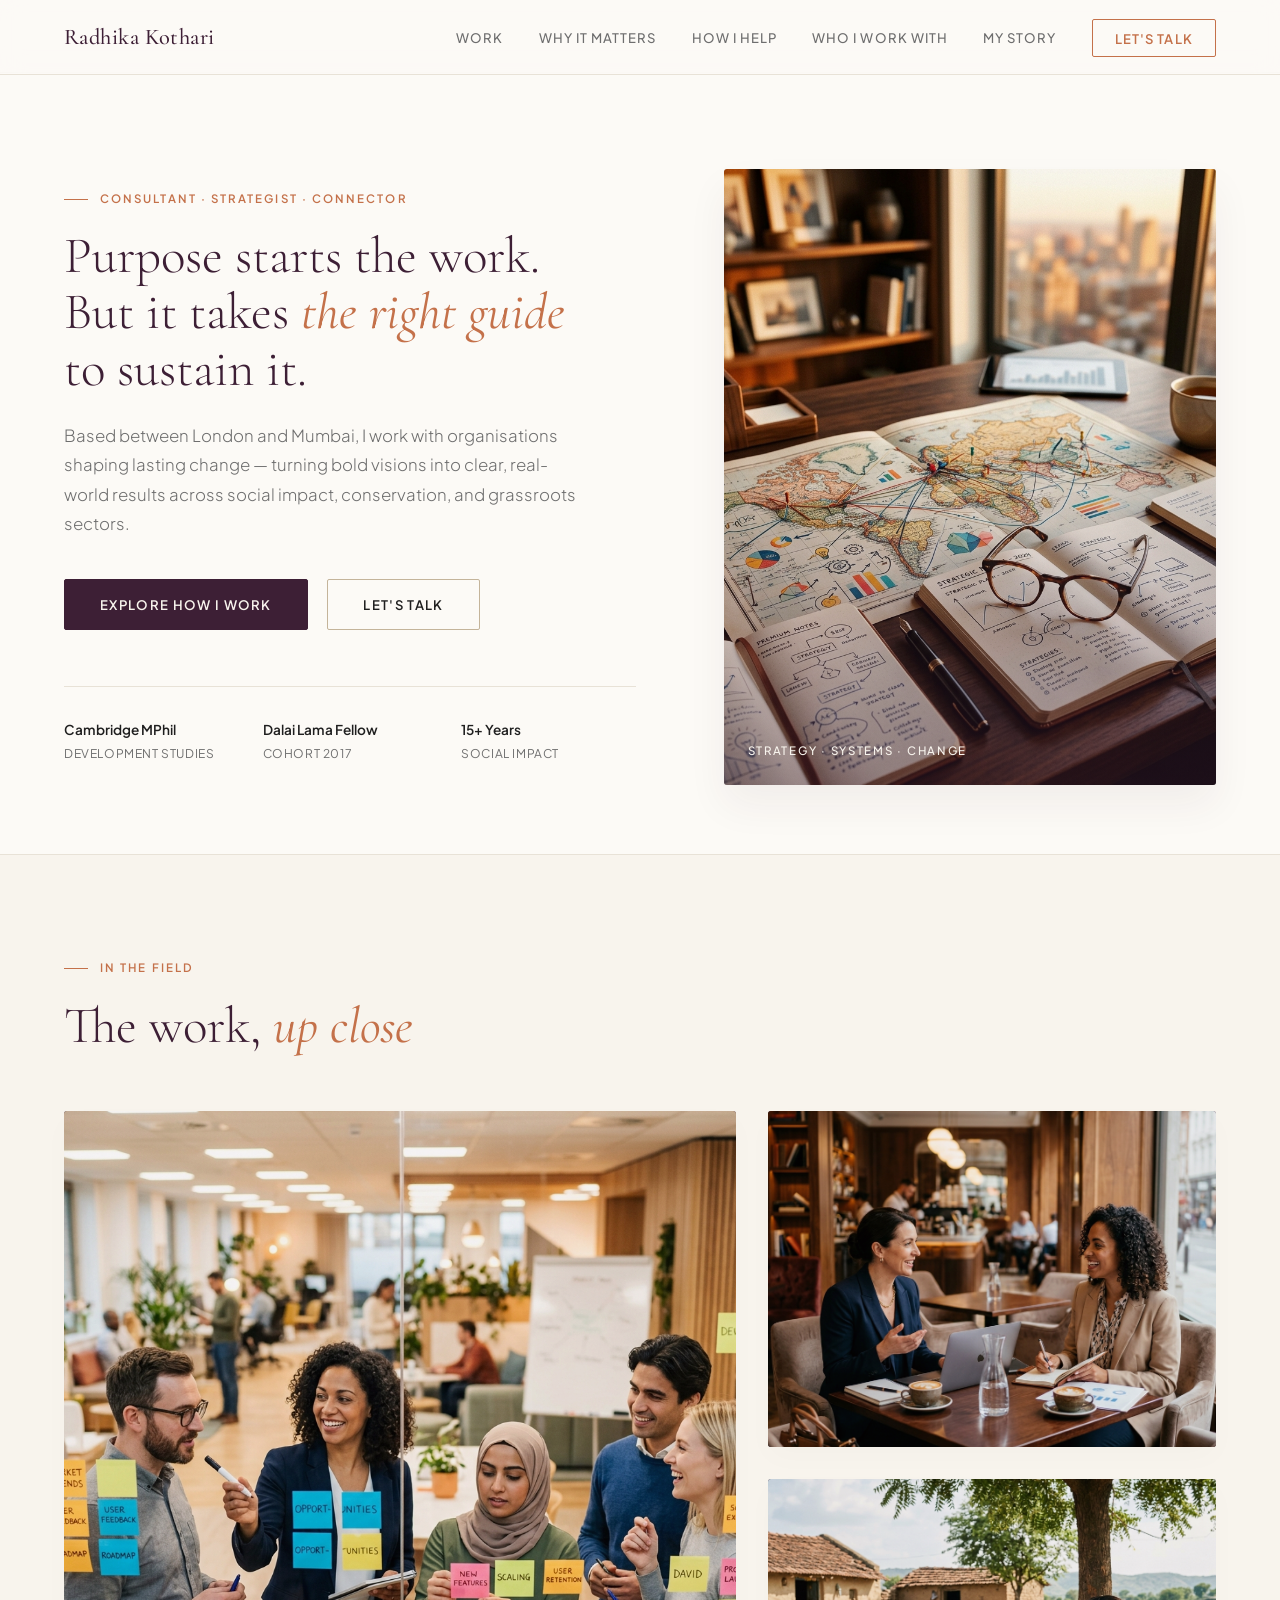
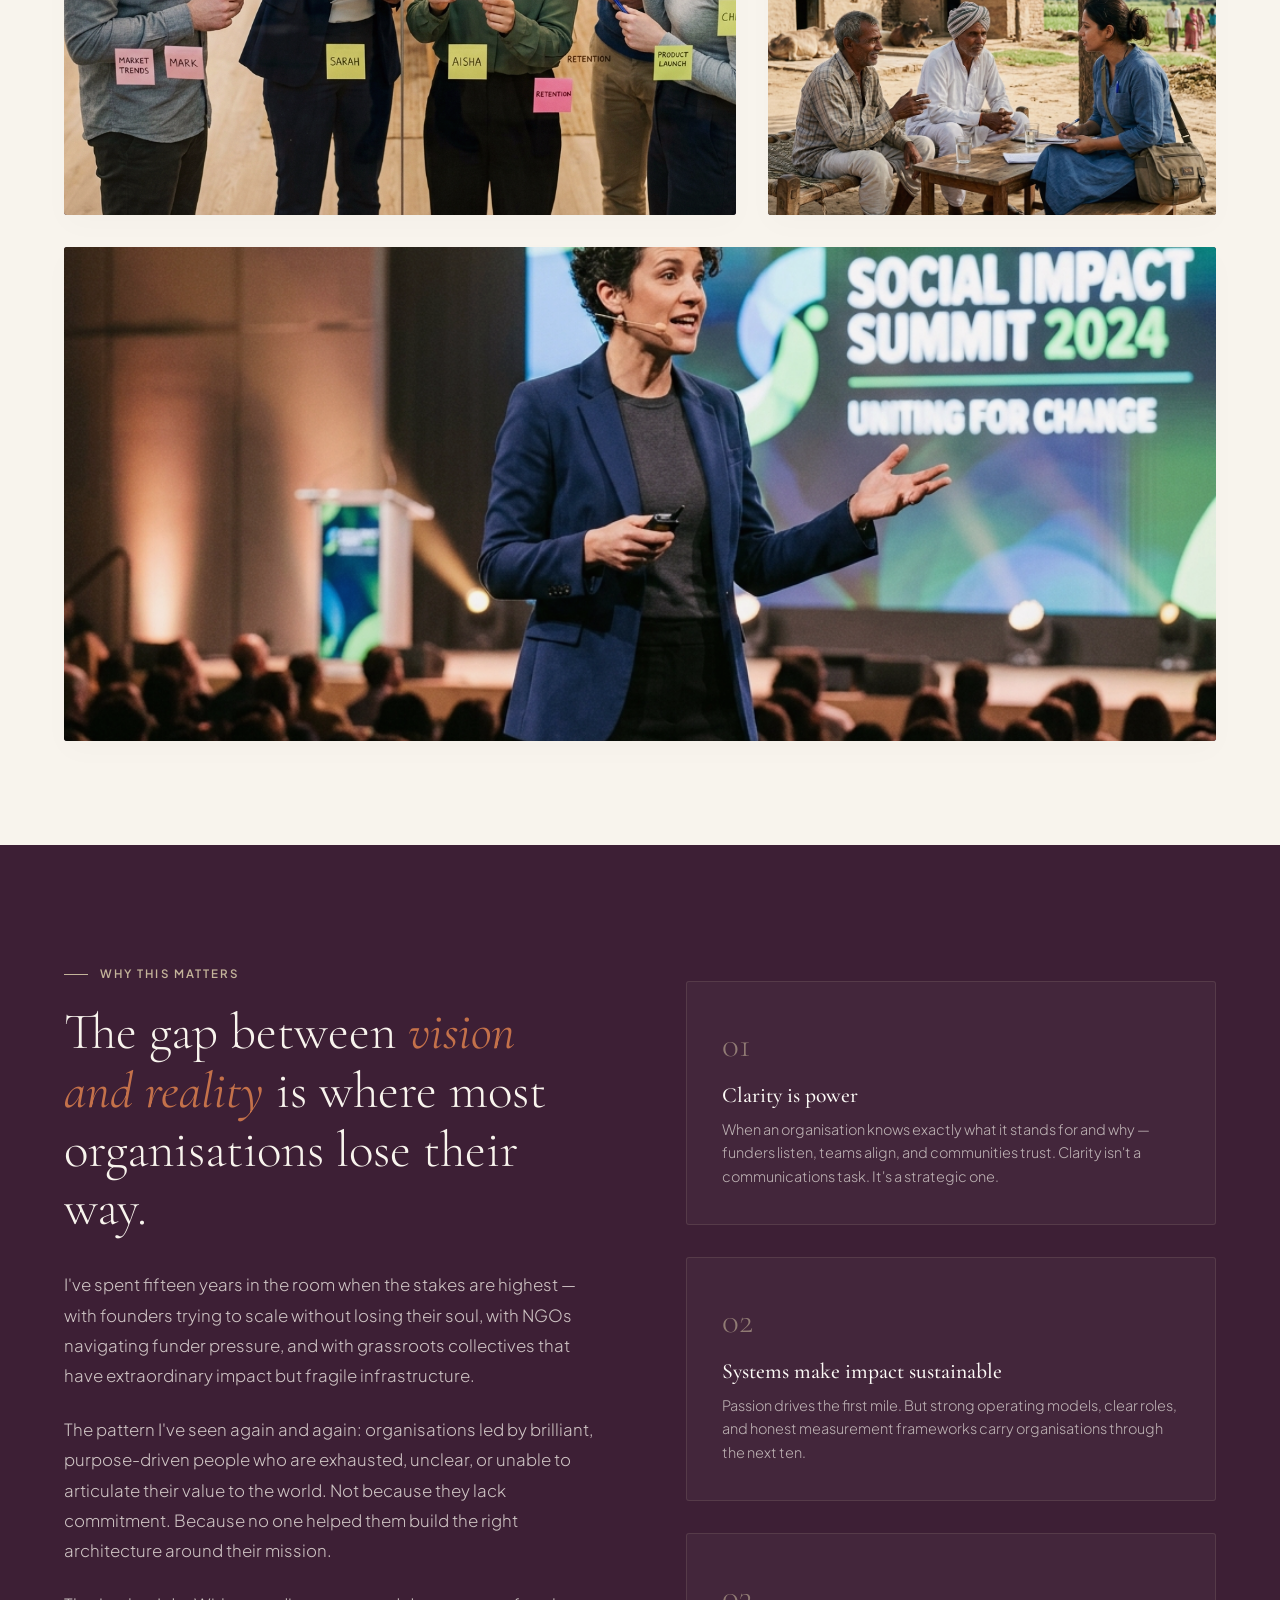
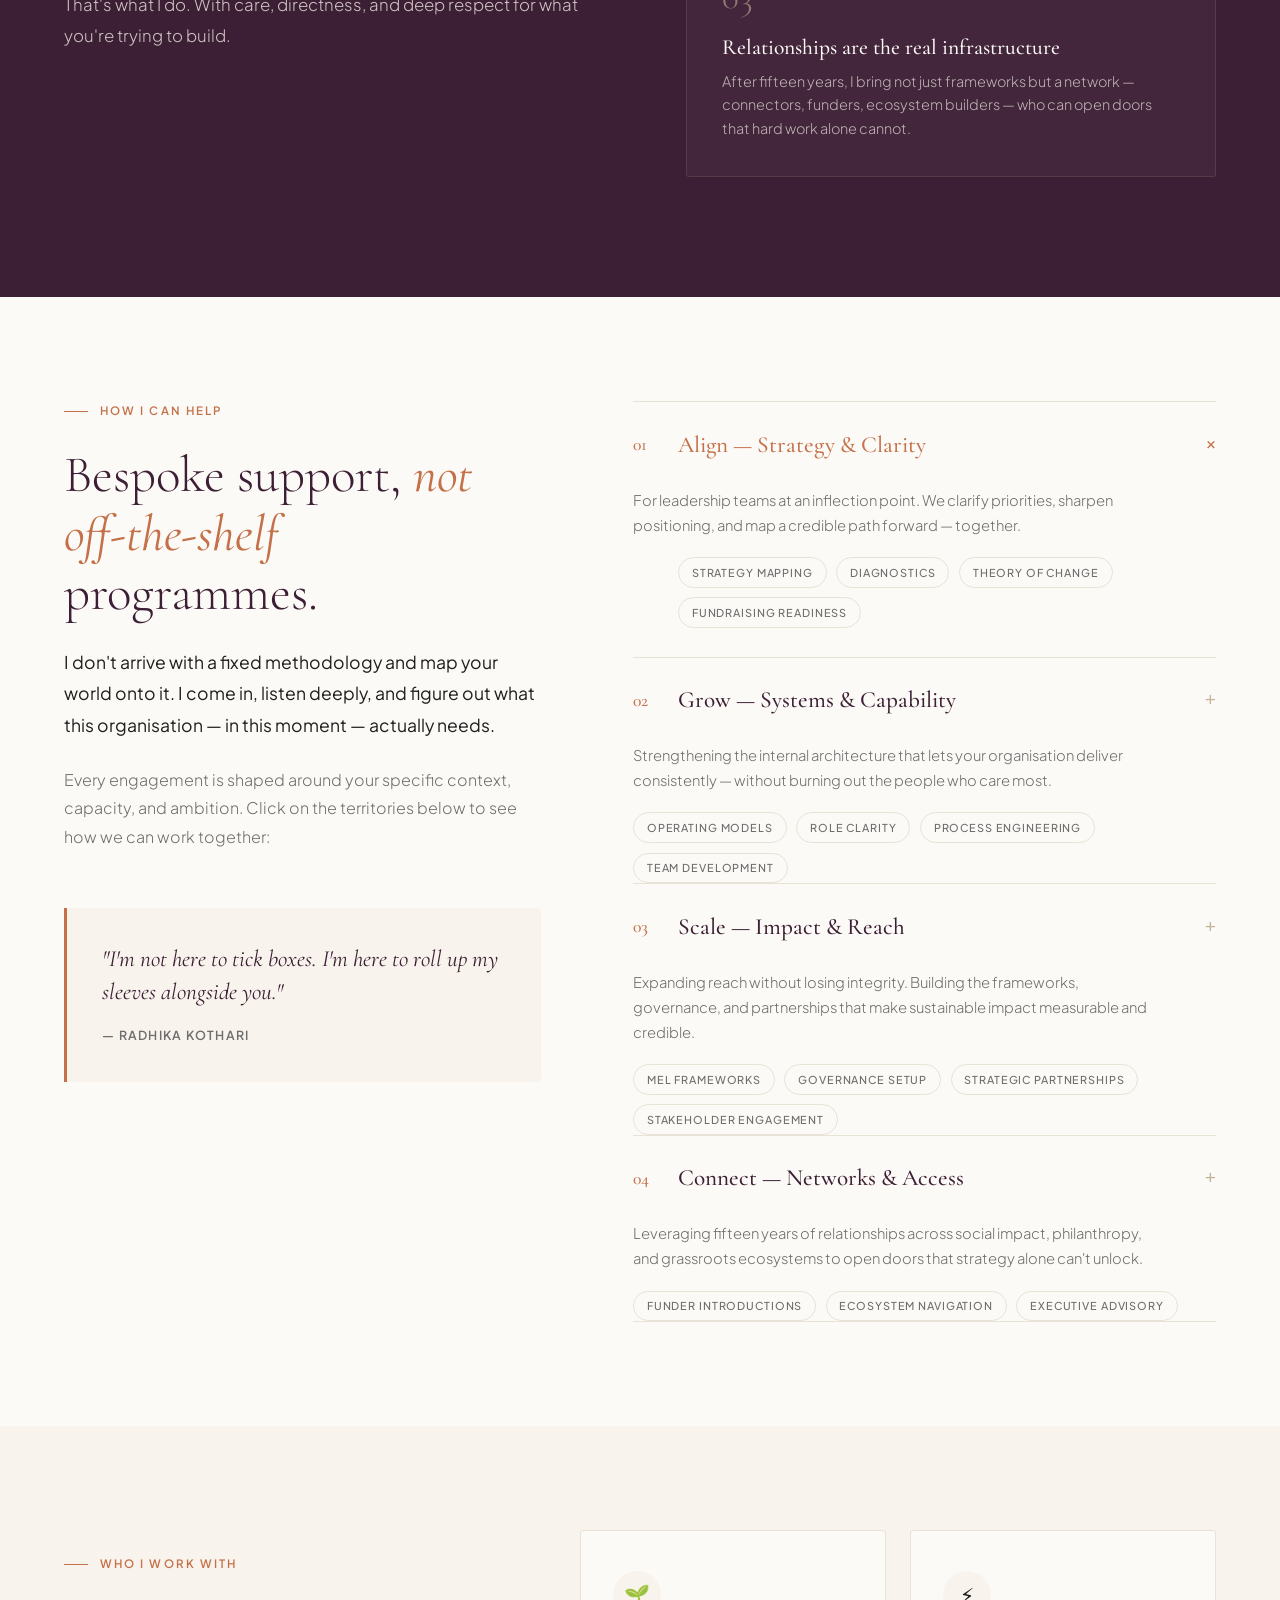
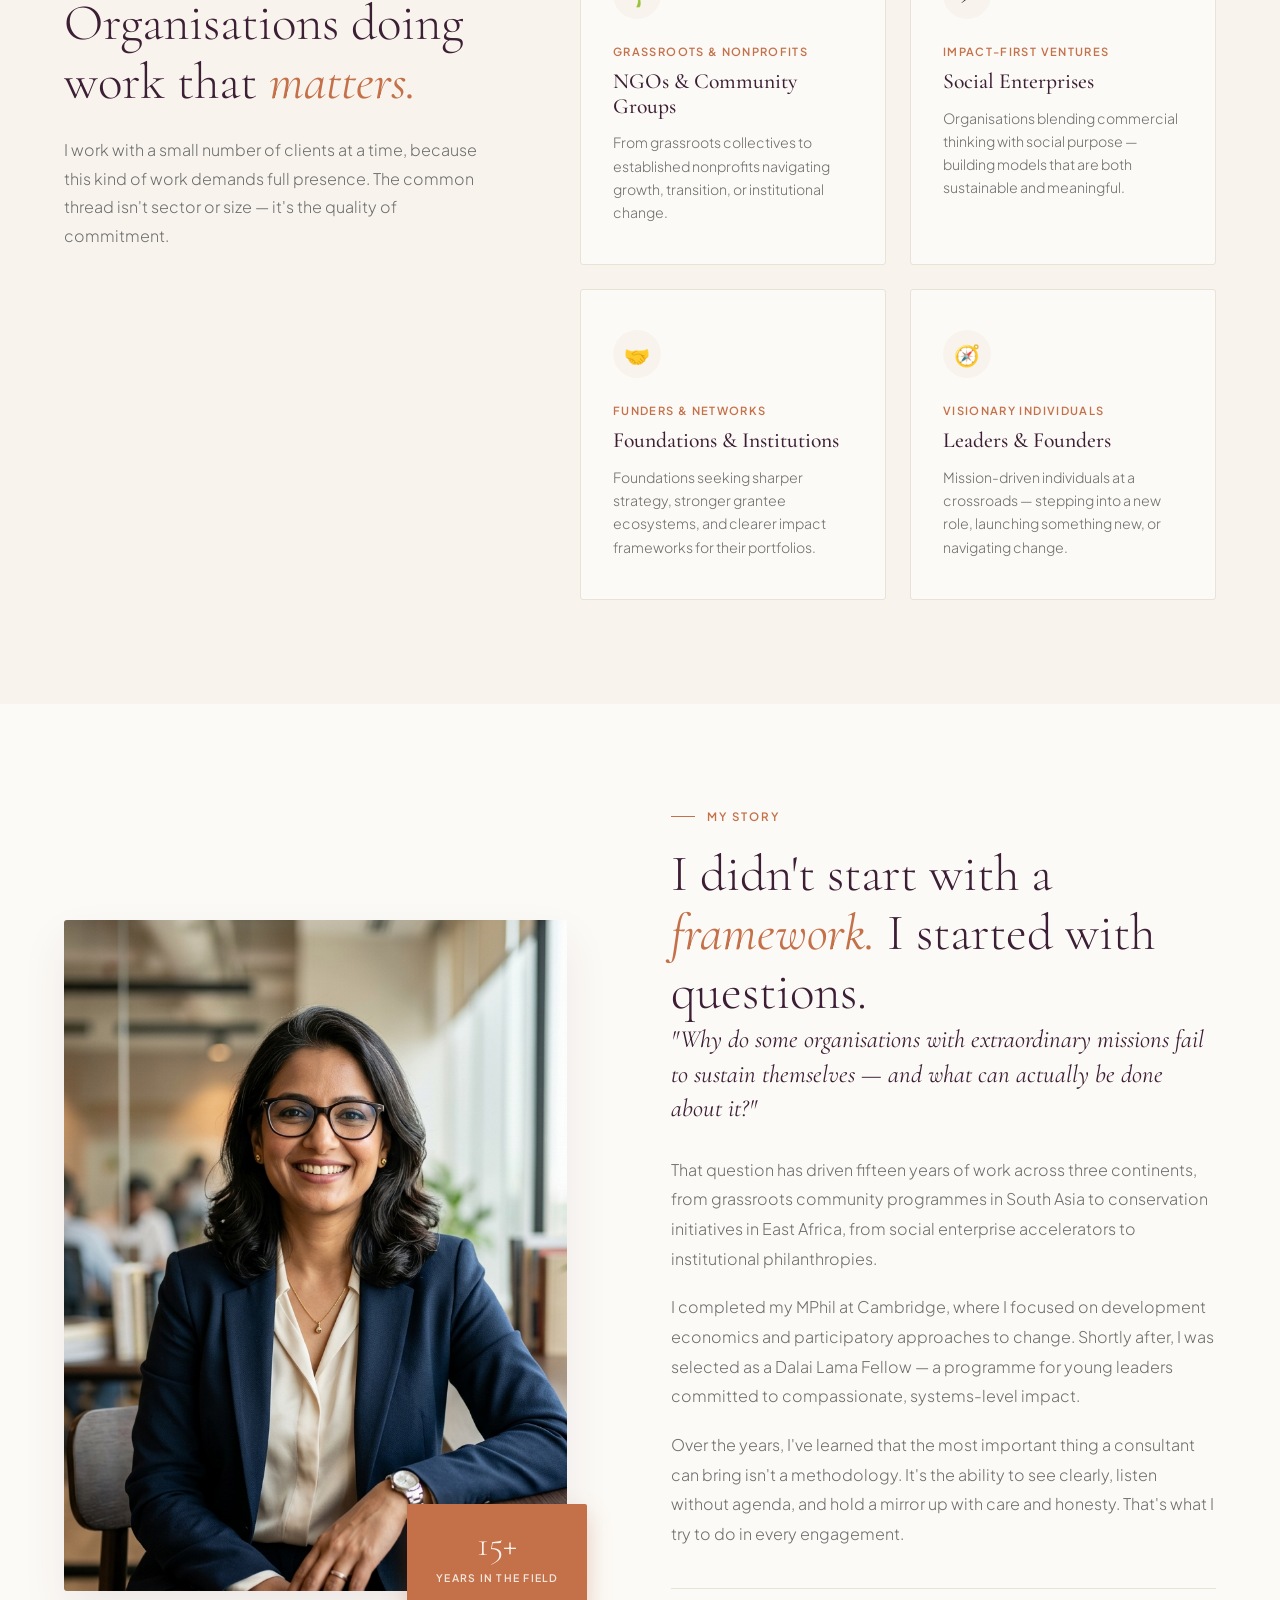
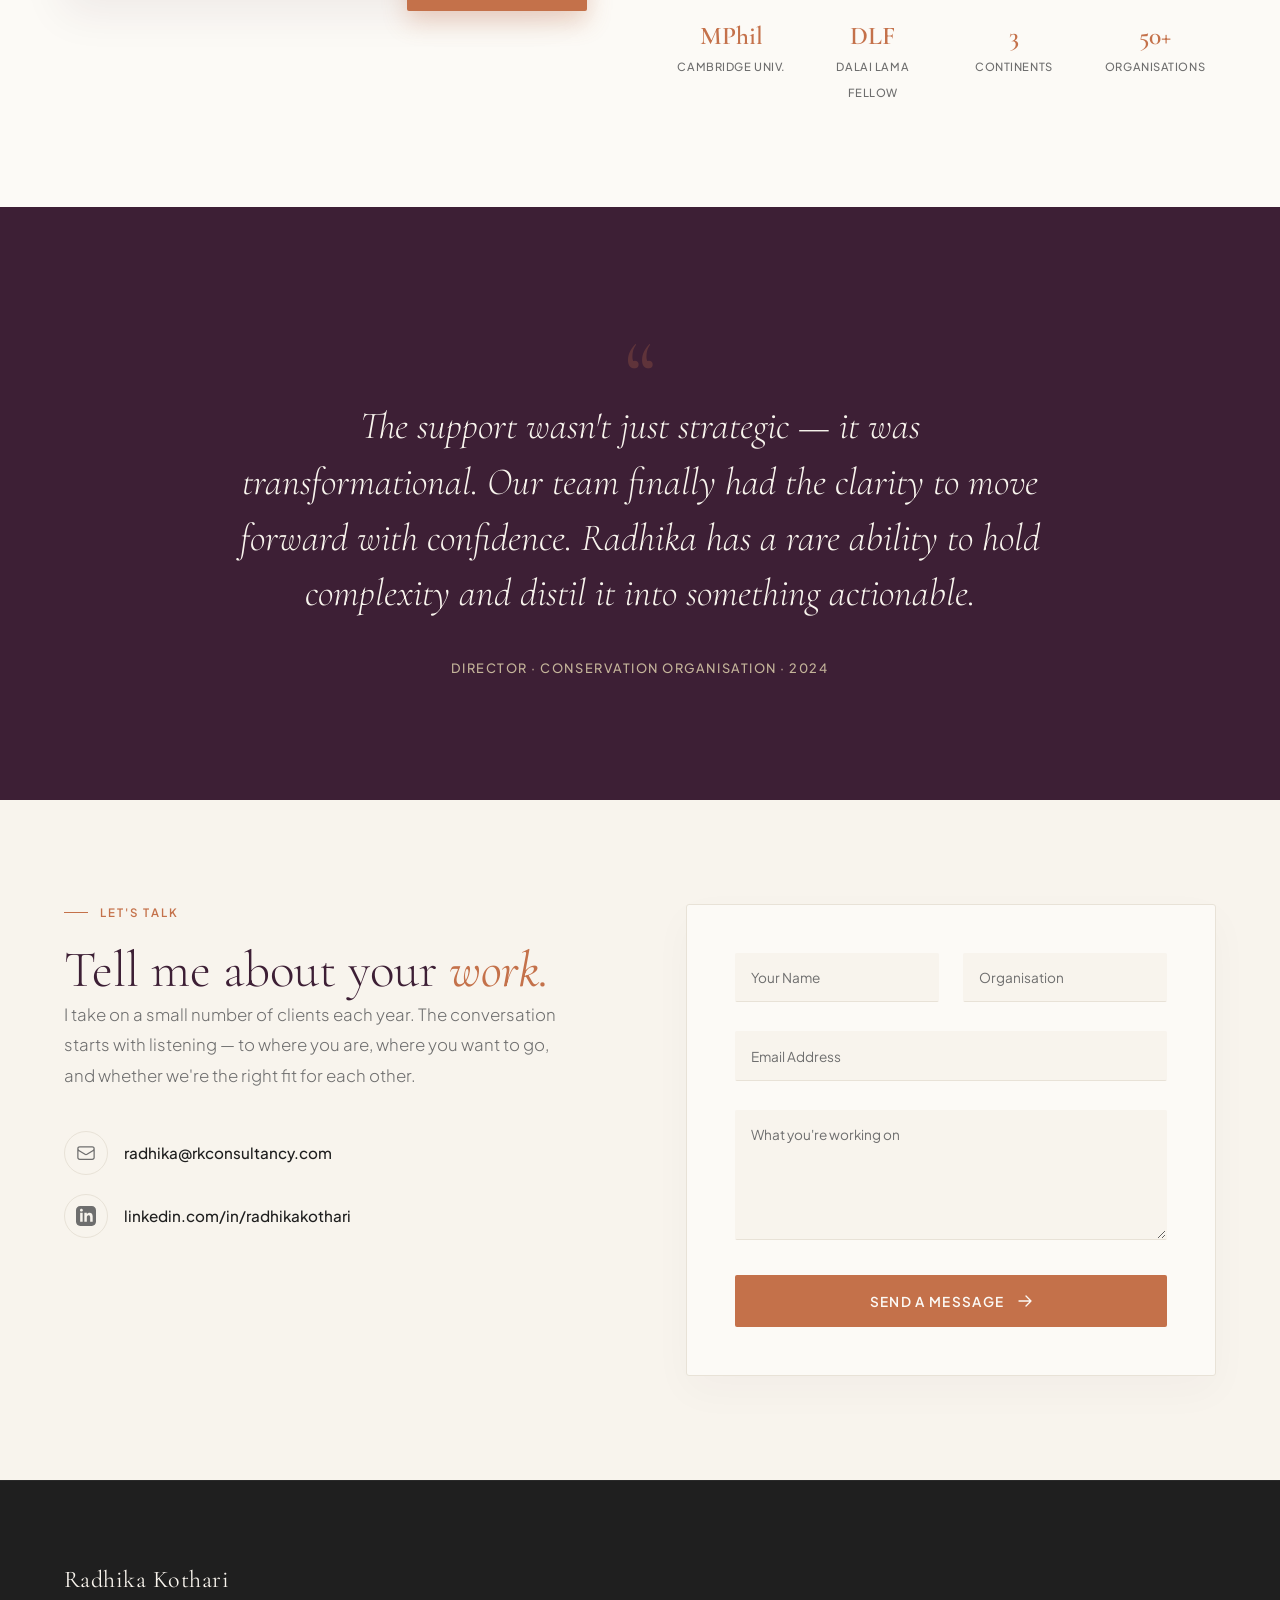
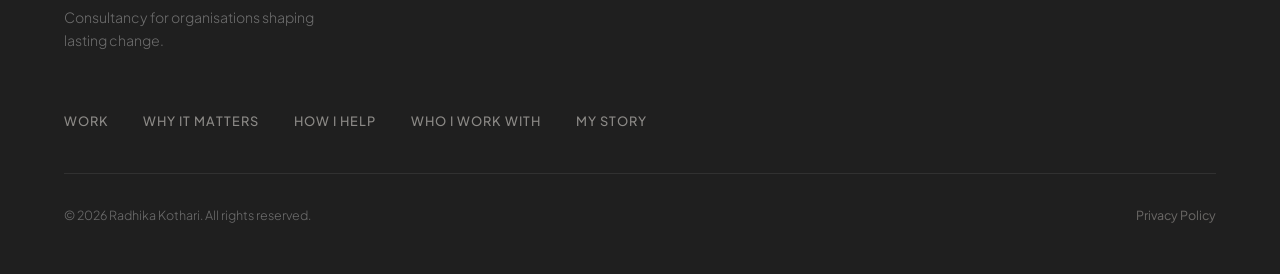
<file: index.html>
<!DOCTYPE html>
<html lang="en">
<head>
  <meta charset="UTF-8">
  <meta name="viewport" content="width=device-width, initial-scale=1.0">
  <title>Radhika Kothari — Consultant & Strategist</title>
  <meta name="description" content="Radhika Kothari is a consultant, strategist and connector with 15+ years working at the intersection of social impact, systems change and grassroots leadership.">

  <!-- Open Graph -->
  <meta property="og:type" content="website">
  <meta property="og:url" content="https://radhikakothari.com/">
  <meta property="og:title" content="Radhika Kothari — Consultant & Strategist">
  <meta property="og:description" content="Purpose starts the work. The right guide sustains it. Strategic consultancy for organisations shaping lasting change.">
  <meta property="og:image" content="assets/hero.png">
  <meta property="og:image:width" content="1200">
  <meta property="og:image:height" content="630">
  <meta property="og:site_name" content="Radhika Kothari">
  <meta property="og:locale" content="en_GB">

  <!-- Twitter Card -->
  <meta name="twitter:card" content="summary_large_image">
  <meta name="twitter:url" content="https://radhikakothari.com/">
  <meta name="twitter:title" content="Radhika Kothari — Consultant & Strategist">
  <meta name="twitter:description" content="Purpose starts the work. The right guide sustains it. Strategic consultancy for organisations shaping lasting change.">
  <meta name="twitter:image" content="assets/hero.png">

  <!-- Favicon -->
  <link rel="icon" href="data:image/svg+xml,<svg xmlns='http://www.w3.org/2000/svg' viewBox='0 0 80 80'><rect width='80' height='80' rx='18' fill='%233D1F35'/><text x='40' y='52' text-anchor='middle' font-family='Georgia,serif' font-size='32' fill='%23C4714A' letter-spacing='-1'>RK</text></svg>">
  <link rel="apple-touch-icon" href="data:image/svg+xml,<svg xmlns='http://www.w3.org/2000/svg' viewBox='0 0 80 80'><rect width='80' height='80' rx='18' fill='%233D1F35'/><text x='40' y='52' text-anchor='middle' font-family='Georgia,serif' font-size='32' fill='%23C4714A' letter-spacing='-1'>RK</text></svg>">
  
  <!-- Fonts -->
  <link rel="preconnect" href="https://fonts.googleapis.com">
  <link rel="preconnect" href="https://fonts.gstatic.com" crossorigin>
  <link href="https://fonts.googleapis.com/css2?family=Cormorant+Garamond:ital,wght@0,300;0,400;0,500;0,600;0,700;1,300;1,400;1,500&family=Plus+Jakarta+Sans:wght@300;400;500;600;700&display=swap" rel="stylesheet">
  
  <!-- Stylesheets -->
  <link rel="stylesheet" href="styles.css">
</head>
<body>

  <!-- Navigation -->
  <nav id="navbar">
    <div class="nav-container">
      <a href="#" class="nav-logo">
        <span class="logo-text">Radhika Kothari</span>
      </a>
      <ul class="nav-links">
        <li><a href="#work" class="nav-item">Work</a></li>
        <li><a href="#why" class="nav-item">Why It Matters</a></li>
        <li><a href="#how" class="nav-item">How I Help</a></li>
        <li><a href="#who" class="nav-item">Who I Work With</a></li>
        <li><a href="#story" class="nav-item">My Story</a></li>
        <li><a href="#contact" class="nav-cta">Let's Talk</a></li>
      </ul>
      <button class="menu-toggle" aria-label="Toggle menu" aria-expanded="false" id="menuToggle">
        <span></span>
        <span></span>
        <span></span>
      </button>
    </div>
  </nav>

  <!-- Mobile Dropdown Menu -->
  <div class="mobile-nav" id="mobileMenu">
    <a href="#work" class="mobile-item">Work</a>
    <a href="#why" class="mobile-item">Why It Matters</a>
    <a href="#how" class="mobile-item">How I Help</a>
    <a href="#who" class="mobile-item">Who I Work With</a>
    <a href="#story" class="mobile-item">My Story</a>
    <a href="#contact" class="mobile-item mobile-cta">Let's Talk</a>
  </div>

  <!-- Hero Section -->
  <header class="hero-section">
    <div class="hero-container">
      <div class="hero-content scroll-reveal">
        <p class="section-eyebrow">Consultant · Strategist · Connector</p>
        <h1 class="hero-title">
          Purpose starts the work.<br>
          But it takes <span>the right guide</span><br>
          to sustain it.
        </h1>
        <p class="hero-description">
          Based between London and Mumbai, I work with organisations shaping lasting change — turning bold visions into clear, real-world results across social impact, conservation, and grassroots sectors.
        </p>
        <div class="hero-actions">
          <a href="#how" class="btn btn-primary">Explore How I Work</a>
          <a href="#contact" class="btn btn-secondary">Let's Talk</a>
        </div>
        <div class="hero-credentials">
          <div class="cred-badge">
            <span class="cred-title">Cambridge MPhil</span>
            <span class="cred-desc">Development Studies</span>
          </div>
          <div class="cred-badge">
            <span class="cred-title">Dalai Lama Fellow</span>
            <span class="cred-desc">Cohort 2017</span>
          </div>
          <div class="cred-badge">
            <span class="cred-title">15+ Years</span>
            <span class="cred-desc">Social Impact</span>
          </div>
        </div>
      </div>
      <div class="hero-media scroll-reveal">
        <div class="hero-image-wrapper">
          <img src="assets/hero.png" alt="Strategic consulting notebook and maps" class="hero-img">
          <div class="hero-image-overlay"></div>
          <div class="hero-image-caption">Strategy · Systems · Change</div>
        </div>
      </div>
    </div>
  </header>

  <!-- Work Section -->
  <section id="work" class="work-section">
    <div class="container">
      <div class="section-header scroll-reveal">
        <p class="section-eyebrow">In the Field</p>
        <h2 class="section-title">The work, <em>up close</em></h2>
      </div>
      <div class="gallery-grid">
        <!-- Item 1 -->
        <div class="gallery-item item-wide scroll-reveal">
          <img src="assets/workshop.png" alt="Facilitating strategy workshops with teams" class="gallery-img">
          <div class="gallery-overlay">
            <div class="overlay-content">
              <h3>Workshop Facilitation</h3>
              <p>Designing and running collaborative alignment sessions for leadership teams.</p>
            </div>
          </div>
        </div>
        <!-- Item 2 -->
        <div class="gallery-item scroll-reveal">
          <img src="assets/consultation.png" alt="Deep-dive consultations and advisory sessions" class="gallery-img">
          <div class="gallery-overlay">
            <div class="overlay-content">
              <h3>Strategy Advisory</h3>
              <p>One-on-one advisory and structural mapping with founders.</p>
            </div>
          </div>
        </div>
        <!-- Item 3 -->
        <div class="gallery-item scroll-reveal">
          <img src="assets/fieldwork.png" alt="Field research and community conversations" class="gallery-img">
          <div class="gallery-overlay">
            <div class="overlay-content">
              <h3>Grassroots Fieldwork</h3>
              <p>Conducting participatory research and visiting remote project sites.</p>
            </div>
          </div>
        </div>
        <!-- Item 4 -->
        <div class="gallery-item item-wide scroll-reveal">
          <img src="assets/speaking.png" alt="Speaking at social impact conferences" class="gallery-img">
          <div class="gallery-overlay">
            <div class="overlay-content">
              <h3>Public Speaking</h3>
              <p>Presenting strategies and insights at global impact summits.</p>
            </div>
          </div>
        </div>
      </div>
    </div>
  </section>

  <!-- Why Section -->
  <section id="why" class="why-section">
    <div class="why-container">
      <div class="why-left scroll-reveal">
        <p class="section-eyebrow">Why This Matters</p>
        <h2 class="section-title">The gap between <em>vision and reality</em> is where most organisations lose their way.</h2>
        <div class="why-text">
          <p>I've spent fifteen years in the room when the stakes are highest — with founders trying to scale without losing their soul, with NGOs navigating funder pressure, and with grassroots collectives that have extraordinary impact but fragile infrastructure.</p>
          <p>The pattern I've seen again and again: organisations led by brilliant, purpose-driven people who are exhausted, unclear, or unable to articulate their value to the world. Not because they lack commitment. Because no one helped them build the right architecture around their mission.</p>
          <p>That's what I do. With care, directness, and deep respect for what you're trying to build.</p>
        </div>
      </div>
      <div class="why-right scroll-reveal">
        <div class="why-card">
          <span class="card-num">01</span>
          <h3 class="card-title">Clarity is power</h3>
          <p class="card-description">When an organisation knows exactly what it stands for and why — funders listen, teams align, and communities trust. Clarity isn't a communications task. It's a strategic one.</p>
        </div>
        <div class="why-card">
          <span class="card-num">02</span>
          <h3 class="card-title">Systems make impact sustainable</h3>
          <p class="card-description">Passion drives the first mile. But strong operating models, clear roles, and honest measurement frameworks carry organisations through the next ten.</p>
        </div>
        <div class="why-card">
          <span class="card-num">03</span>
          <h3 class="card-title">Relationships are the real infrastructure</h3>
          <p class="card-description">After fifteen years, I bring not just frameworks but a network — connectors, funders, ecosystem builders — who can open doors that hard work alone cannot.</p>
        </div>
      </div>
    </div>
  </section>

  <!-- How I Help Section -->
  <section id="how" class="how-section">
    <div class="container">
      <div class="how-layout">
        <div class="how-intro scroll-reveal">
          <p class="section-eyebrow">How I Can Help</p>
          <h2 class="section-title">Bespoke support, <em>not off-the-shelf</em> programmes.</h2>
          <p class="how-lead">I don't arrive with a fixed methodology and map your world onto it. I come in, listen deeply, and figure out what this organisation — in this moment — actually needs.</p>
          <p>Every engagement is shaped around your specific context, capacity, and ambition. Click on the territories below to see how we can work together:</p>
          <div class="how-quote">
            <blockquote>"I'm not here to tick boxes. I'm here to roll up my sleeves alongside you."</blockquote>
            <cite>— Radhika Kothari</cite>
          </div>
        </div>

        <div class="how-interactive scroll-reveal">
          <div class="accordion-list">
            <!-- Service 1 -->
            <div class="accordion-item active" data-index="0">
              <button class="accordion-header">
                <span class="acc-num">01</span>
                <span class="acc-title">Align — Strategy & Clarity</span>
                <span class="acc-icon">+</span>
              </button>
              <div class="accordion-content">
                <p>For leadership teams at an inflection point. We clarify priorities, sharpen positioning, and map a credible path forward — together.</p>
                <div class="service-tags">
                  <span class="tag">Strategy Mapping</span>
                  <span class="tag">Diagnostics</span>
                  <span class="tag">Theory of Change</span>
                  <span class="tag">Fundraising Readiness</span>
                </div>
              </div>
            </div>

            <!-- Service 2 -->
            <div class="accordion-item" data-index="1">
              <button class="accordion-header">
                <span class="acc-num">02</span>
                <span class="acc-title">Grow — Systems & Capability</span>
                <span class="acc-icon">+</span>
              </button>
              <div class="accordion-content">
                <p>Strengthening the internal architecture that lets your organisation deliver consistently — without burning out the people who care most.</p>
                <div class="service-tags">
                  <span class="tag">Operating Models</span>
                  <span class="tag">Role Clarity</span>
                  <span class="tag">Process Engineering</span>
                  <span class="tag">Team Development</span>
                </div>
              </div>
            </div>

            <!-- Service 3 -->
            <div class="accordion-item" data-index="2">
              <button class="accordion-header">
                <span class="acc-num">03</span>
                <span class="acc-title">Scale — Impact & Reach</span>
                <span class="acc-icon">+</span>
              </button>
              <div class="accordion-content">
                <p>Expanding reach without losing integrity. Building the frameworks, governance, and partnerships that make sustainable impact measurable and credible.</p>
                <div class="service-tags">
                  <span class="tag">MEL Frameworks</span>
                  <span class="tag">Governance Setup</span>
                  <span class="tag">Strategic Partnerships</span>
                  <span class="tag">Stakeholder Engagement</span>
                </div>
              </div>
            </div>

            <!-- Service 4 -->
            <div class="accordion-item" data-index="3">
              <button class="accordion-header">
                <span class="acc-num">04</span>
                <span class="acc-title">Connect — Networks & Access</span>
                <span class="acc-icon">+</span>
              </button>
              <div class="accordion-content">
                <p>Leveraging fifteen years of relationships across social impact, philanthropy, and grassroots ecosystems to open doors that strategy alone can't unlock.</p>
                <div class="service-tags">
                  <span class="tag">Funder Introductions</span>
                  <span class="tag">Ecosystem Navigation</span>
                  <span class="tag">Executive Advisory</span>
                </div>
              </div>
            </div>
          </div>
        </div>
      </div>
    </div>
  </section>

  <!-- Who I Work With Section -->
  <section id="who" class="who-section">
    <div class="container">
      <div class="who-layout">
        <div class="who-intro scroll-reveal">
          <p class="section-eyebrow">Who I Work With</p>
          <h2 class="section-title">Organisations doing work that <em>matters.</em></h2>
          <p>I work with a small number of clients at a time, because this kind of work demands full presence. The common thread isn't sector or size — it's the quality of commitment.</p>
        </div>
        <div class="who-cards scroll-reveal">
          <!-- Card 1 -->
          <div class="who-card">
            <div class="who-icon-wrapper">
              <span class="who-icon">🌱</span>
            </div>
            <span class="who-category">Grassroots & Nonprofits</span>
            <h3>NGOs & Community Groups</h3>
            <p>From grassroots collectives to established nonprofits navigating growth, transition, or institutional change.</p>
          </div>
          <!-- Card 2 -->
          <div class="who-card">
            <div class="who-icon-wrapper">
              <span class="who-icon">⚡</span>
            </div>
            <span class="who-category">Impact-First Ventures</span>
            <h3>Social Enterprises</h3>
            <p>Organisations blending commercial thinking with social purpose — building models that are both sustainable and meaningful.</p>
          </div>
          <!-- Card 3 -->
          <div class="who-card">
            <div class="who-icon-wrapper">
              <span class="who-icon">🤝</span>
            </div>
            <span class="who-category">Funders & Networks</span>
            <h3>Foundations & Institutions</h3>
            <p>Foundations seeking sharper strategy, stronger grantee ecosystems, and clearer impact frameworks for their portfolios.</p>
          </div>
          <!-- Card 4 -->
          <div class="who-card">
            <div class="who-icon-wrapper">
              <span class="who-icon">🧭</span>
            </div>
            <span class="who-category">Visionary Individuals</span>
            <h3>Leaders & Founders</h3>
            <p>Mission-driven individuals at a crossroads — stepping into a new role, launching something new, or navigating change.</p>
          </div>
        </div>
      </div>
    </div>
  </section>

  <!-- Story Section -->
  <section id="story" class="story-section">
    <div class="story-container">
      <div class="story-media scroll-reveal">
        <div class="story-image-frame">
          <img src="assets/radhika-portrait.png" alt="Radhika Kothari, Consultant and Strategist" class="story-img">
          <div class="story-badge">
            <span class="badge-num">15+</span>
            <span class="badge-text">Years in the field</span>
          </div>
        </div>
      </div>
      <div class="story-content scroll-reveal">
        <p class="section-eyebrow">My Story</p>
        <h2 class="section-title">I didn't start with a <em>framework.</em> I started with questions.</h2>
        <p class="story-lead">"Why do some organisations with extraordinary missions fail to sustain themselves — and what can actually be done about it?"</p>
        <div class="story-narrative">
          <p>That question has driven fifteen years of work across three continents, from grassroots community programmes in South Asia to conservation initiatives in East Africa, from social enterprise accelerators to institutional philanthropies.</p>
          <p>I completed my MPhil at Cambridge, where I focused on development economics and participatory approaches to change. Shortly after, I was selected as a Dalai Lama Fellow — a programme for young leaders committed to compassionate, systems-level impact.</p>
          <p>Over the years, I've learned that the most important thing a consultant can bring isn't a methodology. It's the ability to see clearly, listen without agenda, and hold a mirror up with care and honesty. That's what I try to do in every engagement.</p>
        </div>
        <div class="story-stats">
          <div class="stat-item">
            <span class="stat-num">MPhil</span>
            <span class="stat-lbl">Cambridge Univ.</span>
          </div>
          <div class="stat-item">
            <span class="stat-num">DLF</span>
            <span class="stat-lbl">Dalai Lama Fellow</span>
          </div>
          <div class="stat-item">
            <span class="stat-num">3</span>
            <span class="stat-lbl">Continents</span>
          </div>
          <div class="stat-item">
            <span class="stat-num">50+</span>
            <span class="stat-lbl">Organisations</span>
          </div>
        </div>
      </div>
    </div>
  </section>

  <!-- Testimonial Section -->
  <section class="testimonial-section scroll-reveal">
    <div class="testimonial-container">
      <span class="quote-mark">“</span>
      <blockquote>
        The support wasn't just strategic — it was transformational. Our team finally had the clarity to move forward with confidence. Radhika has a rare ability to hold complexity and distil it into something actionable.
      </blockquote>
      <cite>Director · Conservation Organisation · 2024</cite>
    </div>
  </section>

  <!-- Contact Section -->
  <section id="contact" class="contact-section">
    <div class="contact-container">
      <div class="contact-left scroll-reveal">
        <p class="section-eyebrow">Let's Talk</p>
        <h2 class="section-title">Tell me about your <em>work.</em></h2>
        <p class="contact-lead">I take on a small number of clients each year. The conversation starts with listening — to where you are, where you want to go, and whether we're the right fit for each other.</p>
        
        <div class="contact-links">
          <a href="mailto:radhika@rkconsultancy.com" class="contact-item">
            <div class="contact-icon-box">
              <svg xmlns="http://www.w3.org/2000/svg" fill="none" viewBox="0 0 24 24" stroke-width="1.5" stroke="currentColor">
                <path stroke-linecap="round" stroke-linejoin="round" d="M21.75 6.75v10.5a2.25 2.25 0 0 1-2.25 2.25h-15a2.25 2.25 0 0 1-2.25-2.25V6.75m19.5 0A2.25 2.25 0 0 0 19.5 4.5h-15a2.25 2.25 0 0 0-2.25 2.25m19.5 0v.243a2.25 2.25 0 0 1-1.07 1.916l-7.5 4.615a2.25 2.25 0 0 1-2.36 0L3.32 8.91a2.25 2.25 0 0 1-1.07-1.916V6.75" />
              </svg>
            </div>
            <span class="contact-text">radhika@rkconsultancy.com</span>
          </a>
          <a href="https://linkedin.com/in/radhikakothari" class="contact-item" target="_blank" rel="noopener noreferrer">
            <div class="contact-icon-box">
              <svg xmlns="http://www.w3.org/2000/svg" fill="currentColor" viewBox="0 0 24 24">
                <path d="M19 0h-14c-2.761 0-5 2.239-5 5v14c0 2.761 2.239 5 5 5h14c2.762 0 5-2.239 5-5v-14c0-2.761-2.238-5-5-5zm-11 19h-3v-11h3v11zm-1.5-12.268c-.966 0-1.75-.779-1.75-1.75s.784-1.75 1.75-1.75 1.75.779 1.75 1.75-.784 1.75-1.75 1.75zm13.5 12.268h-3v-5.604c0-3.368-4-3.113-4 0v5.604h-3v-11h3v1.765c1.396-2.586 7-2.777 7 2.476v6.759z"/>
              </svg>
            </div>
            <span class="contact-text">linkedin.com/in/radhikakothari</span>
          </a>
        </div>
      </div>

      <div class="contact-right scroll-reveal">
        <div class="form-wrapper">
          <form class="contact-form" id="contactForm" name="contact" method="POST" data-netlify="true" data-netlify-honeypot="bot-field">
            <!-- Hidden inputs for Netlify form processing -->
            <input type="hidden" name="form-name" value="contact">
            <div style="display: none;">
              <label>Don't fill this out if you're human: <input name="bot-field"></label>
            </div>
            <div class="form-row">
              <div class="input-group">
                <input type="text" id="name" name="name" required placeholder=" ">
                <label for="name">Your Name</label>
              </div>
              <div class="input-group">
                <input type="text" id="org" name="org" placeholder=" ">
                <label for="org">Organisation</label>
              </div>
            </div>
            <div class="input-group">
              <input type="email" id="email" name="email" required placeholder=" ">
              <label for="email">Email Address</label>
            </div>
            <div class="input-group">
              <textarea id="message" name="message" required placeholder=" "></textarea>
              <label for="message">What you're working on</label>
            </div>
            <button type="submit" class="submit-btn" id="submitBtn">
              <span>Send a message</span>
              <svg xmlns="http://www.w3.org/2000/svg" fill="none" viewBox="0 0 24 24" stroke-width="2" stroke="currentColor" class="btn-arrow">
                <path stroke-linecap="round" stroke-linejoin="round" d="M13.5 4.5L21 12m0 0l-7.5 7.5M21 12H3" />
              </svg>
            </button>
          </form>

          <!-- Form Success Overlay -->
          <div class="form-success-overlay" id="successOverlay">
            <div class="success-content">
              <div class="success-icon-circle">
                <svg xmlns="http://www.w3.org/2000/svg" fill="none" viewBox="0 0 24 24" stroke-width="2.5" stroke="currentColor">
                  <path stroke-linecap="round" stroke-linejoin="round" d="M4.5 12.75l6 6 9-13.5" />
                </svg>
              </div>
              <h3>Thank You!</h3>
              <p>Your message has been sent successfully. Radhika will get back to you shortly.</p>
              <button class="reset-btn" id="resetFormBtn">Send Another Message</button>
            </div>
          </div>
        </div>
      </div>
    </div>
  </section>

  <!-- Footer -->
  <footer>
    <div class="footer-container">
      <div class="footer-left">
        <span class="footer-logo">Radhika Kothari</span>
        <p class="footer-tagline">Consultancy for organisations shaping lasting change.</p>
      </div>
      <div class="footer-right">
        <ul class="footer-nav">
          <li><a href="#work">Work</a></li>
          <li><a href="#why">Why It Matters</a></li>
          <li><a href="#how">How I Help</a></li>
          <li><a href="#who">Who I Work With</a></li>
          <li><a href="#story">My Story</a></li>
        </ul>
        <div class="footer-bottom">
          <p class="footer-copy">© <span id="footerYear">2026</span> Radhika Kothari. All rights reserved.</p>
          <a href="#" class="footer-privacy">Privacy Policy</a>
        </div>
      </div>
    </div>
  </footer>

  <!-- Scripts -->
  <script src="script.js"></script>
</body>
</html>
</file>
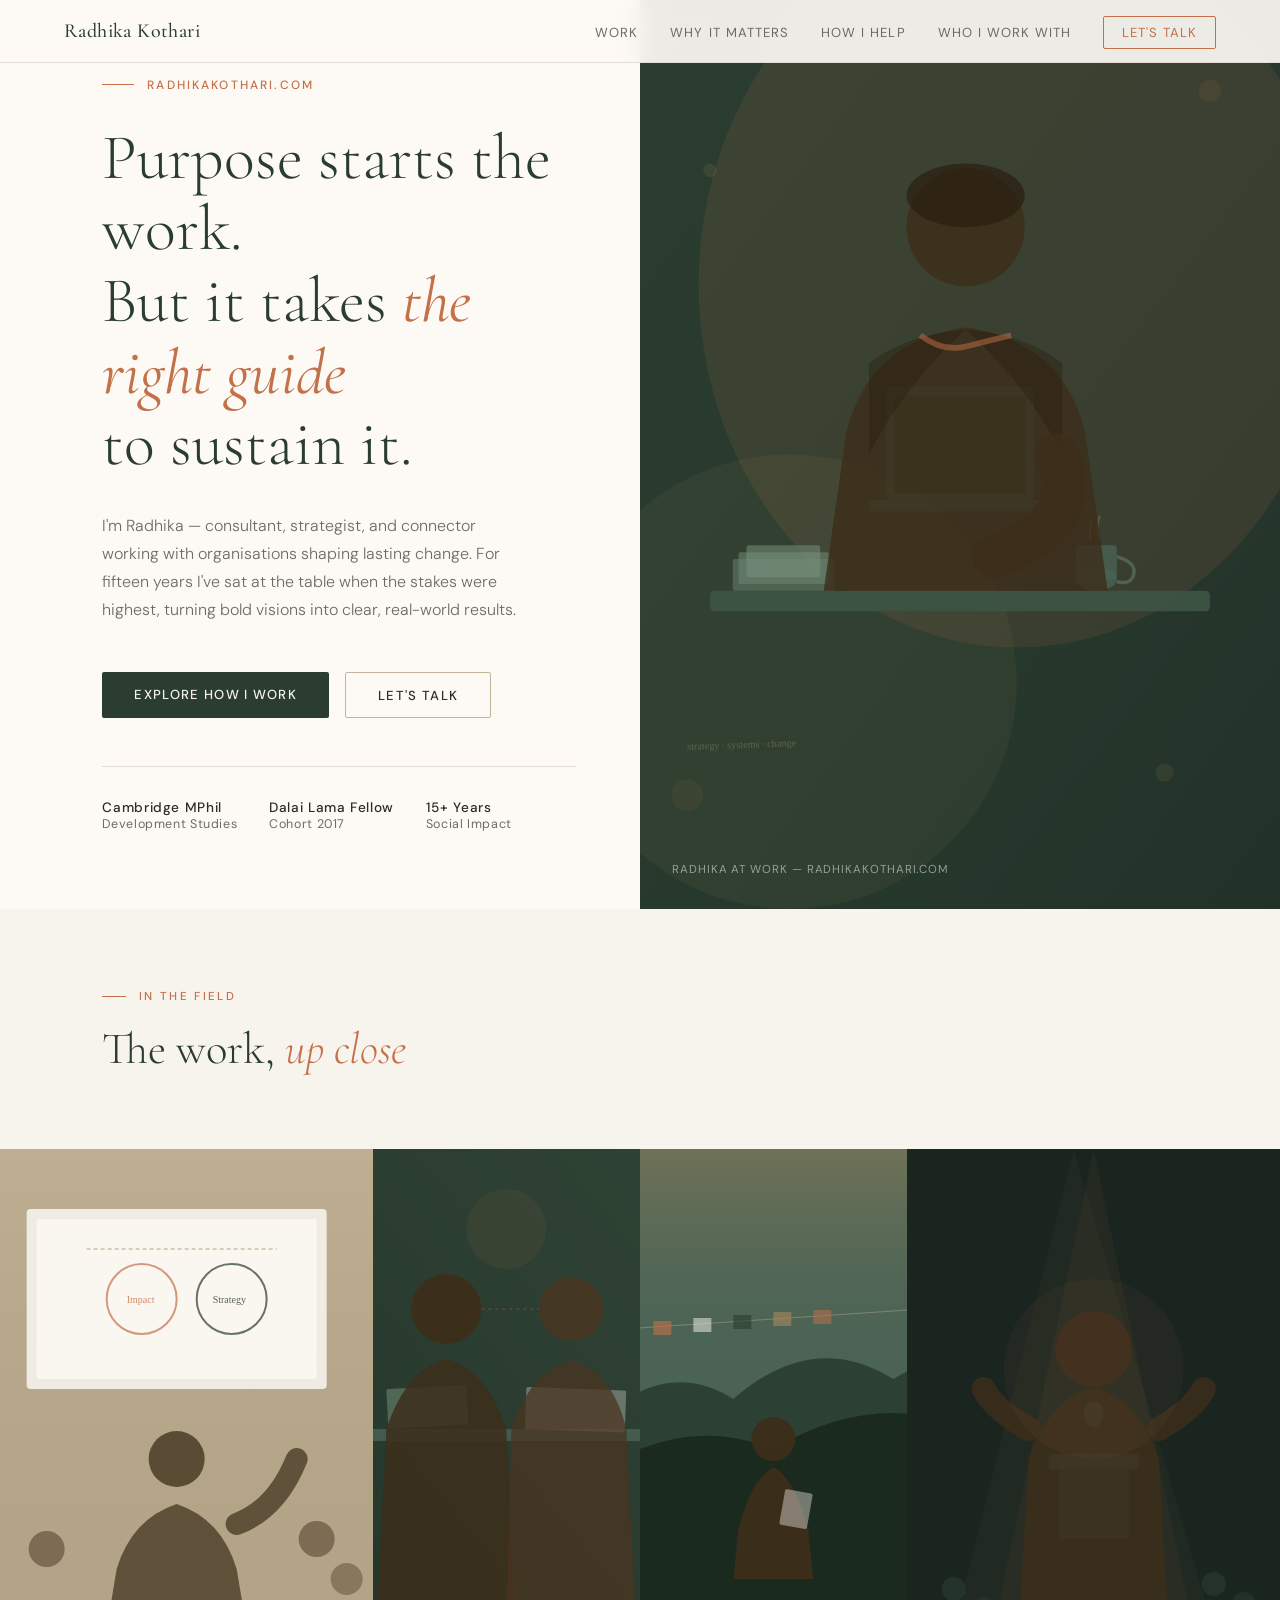
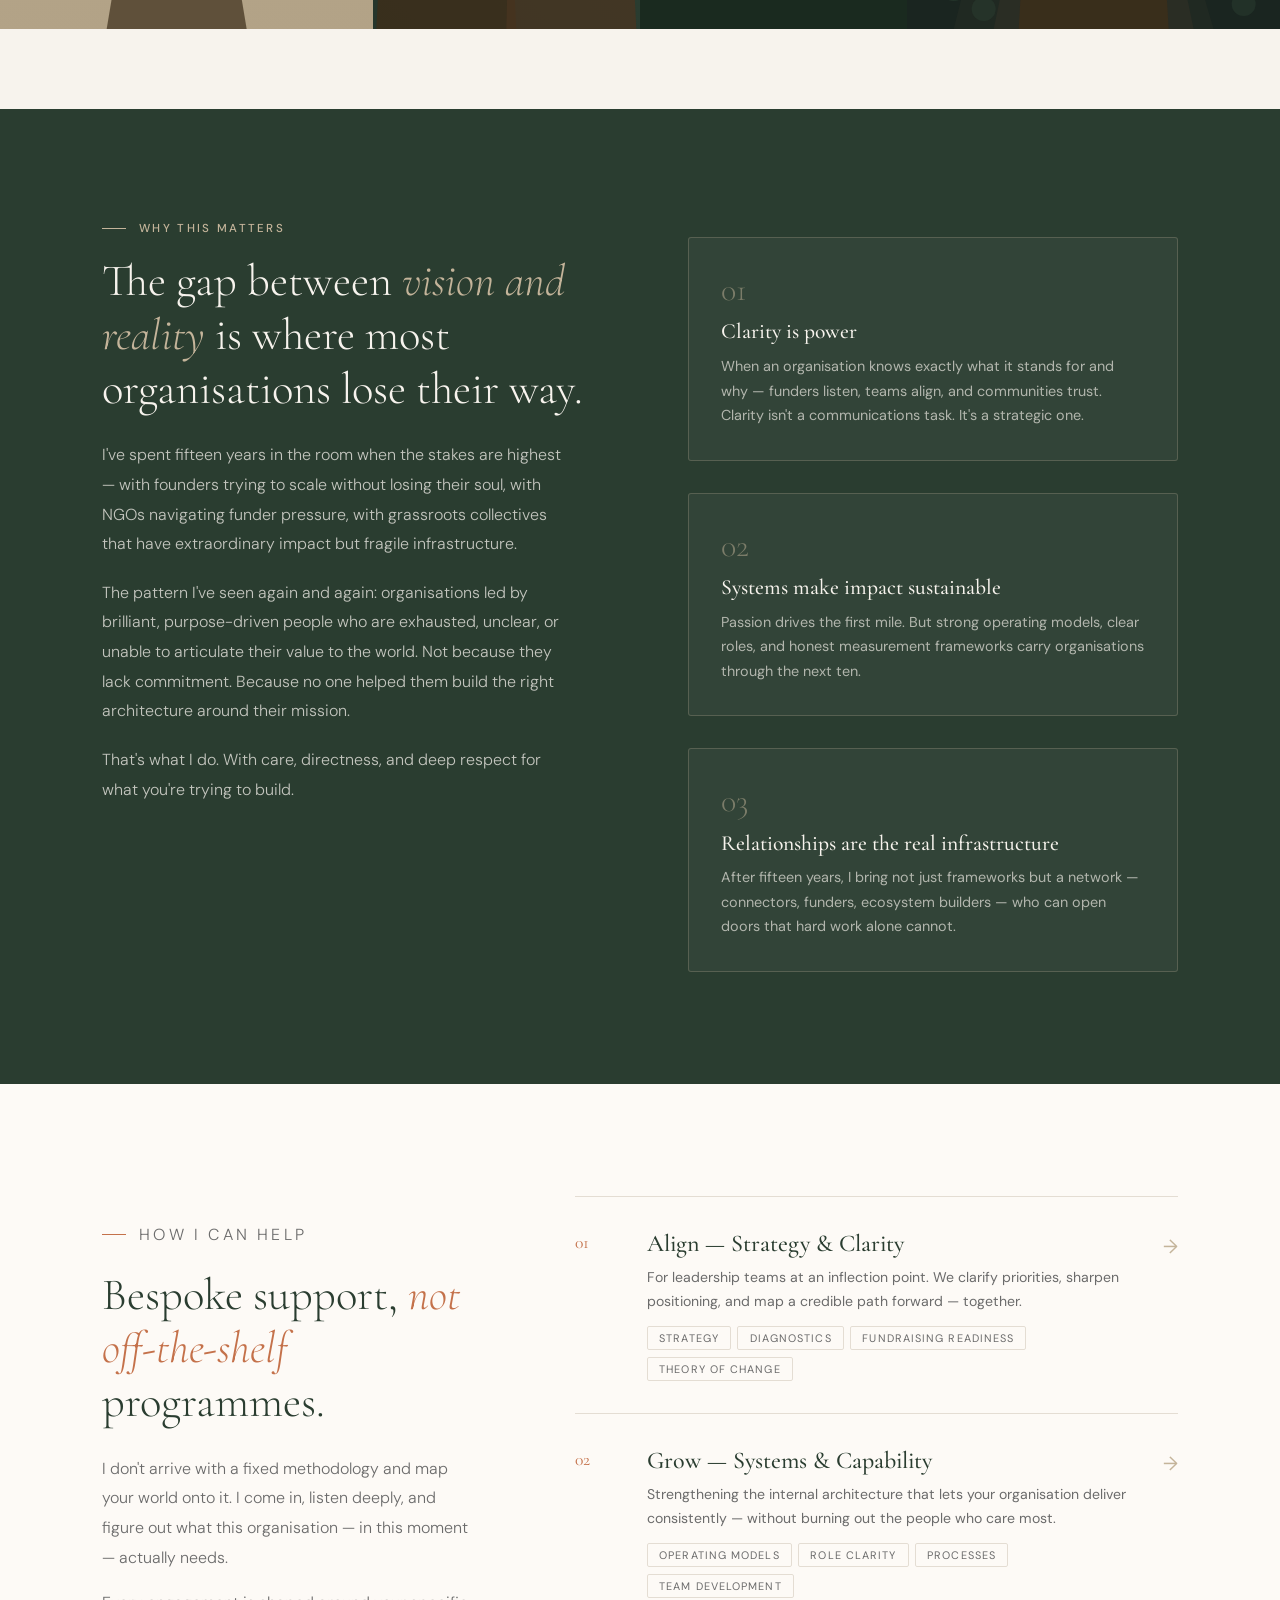
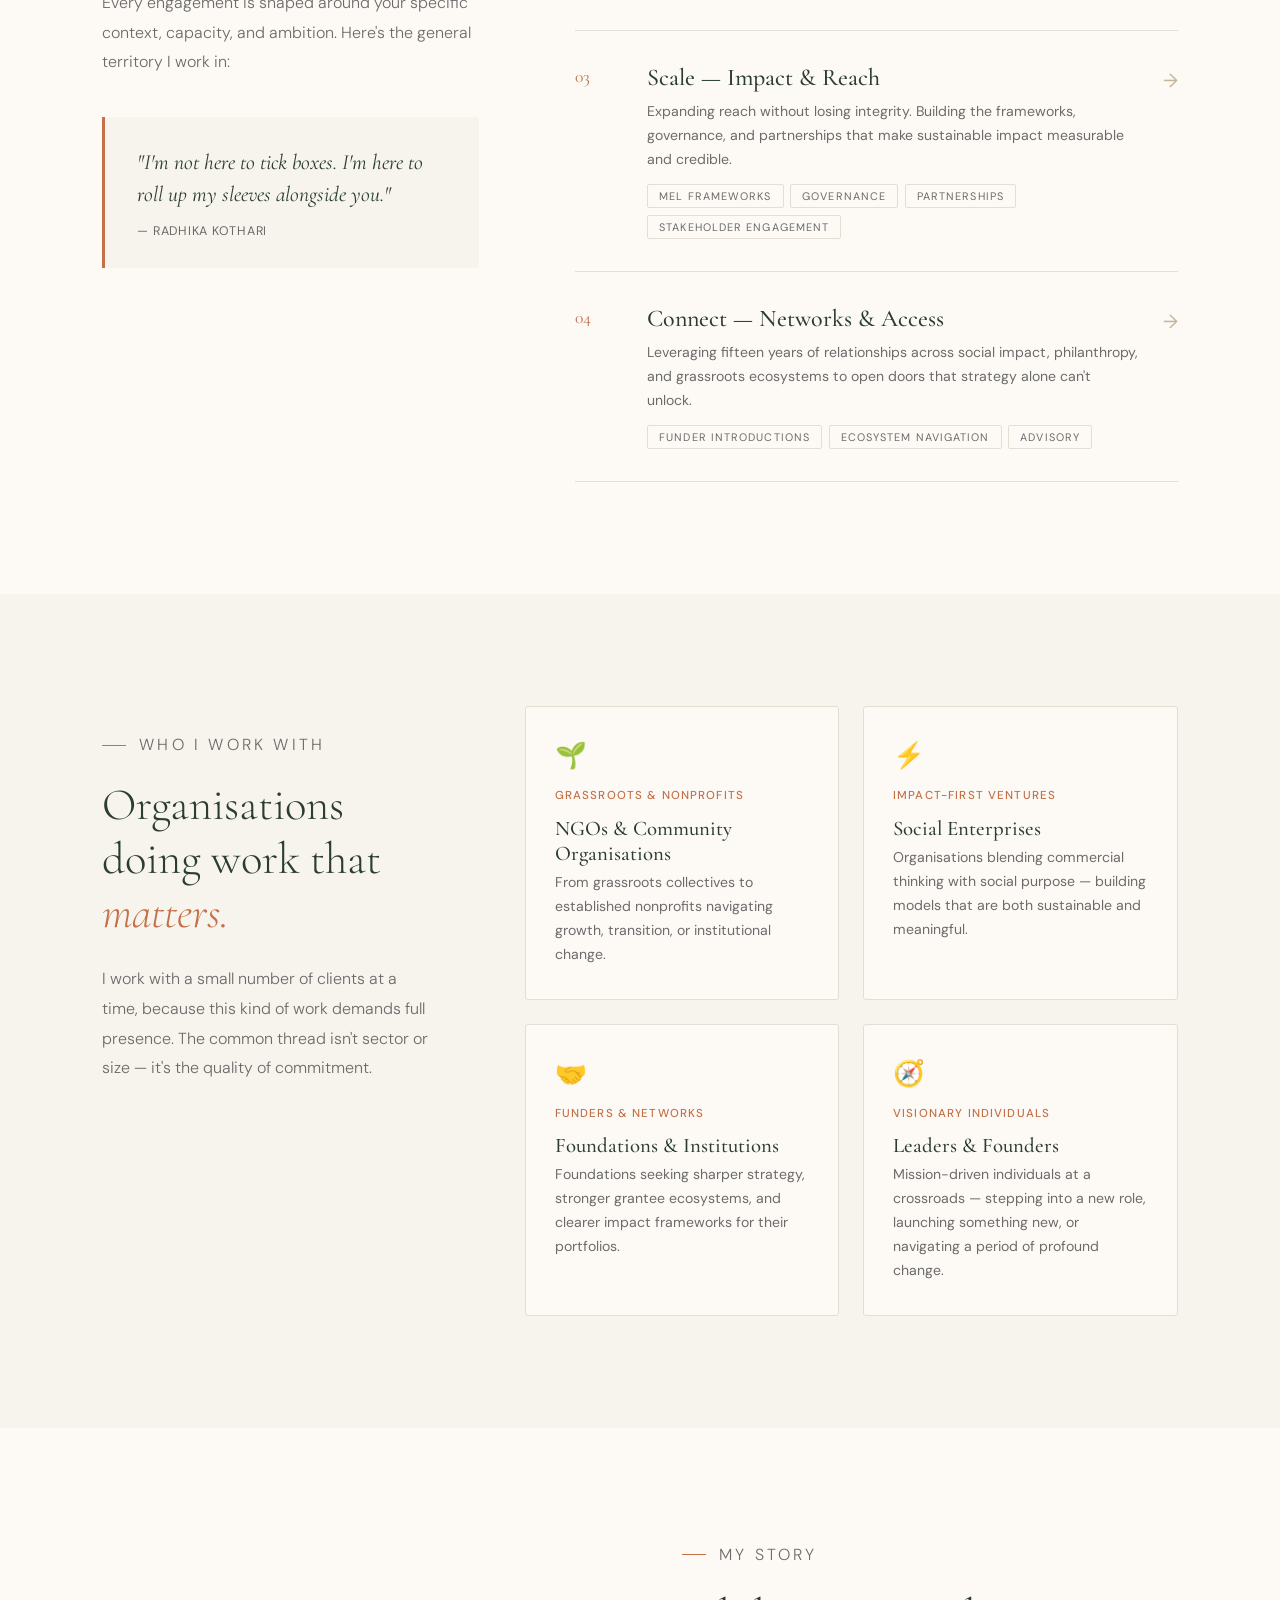
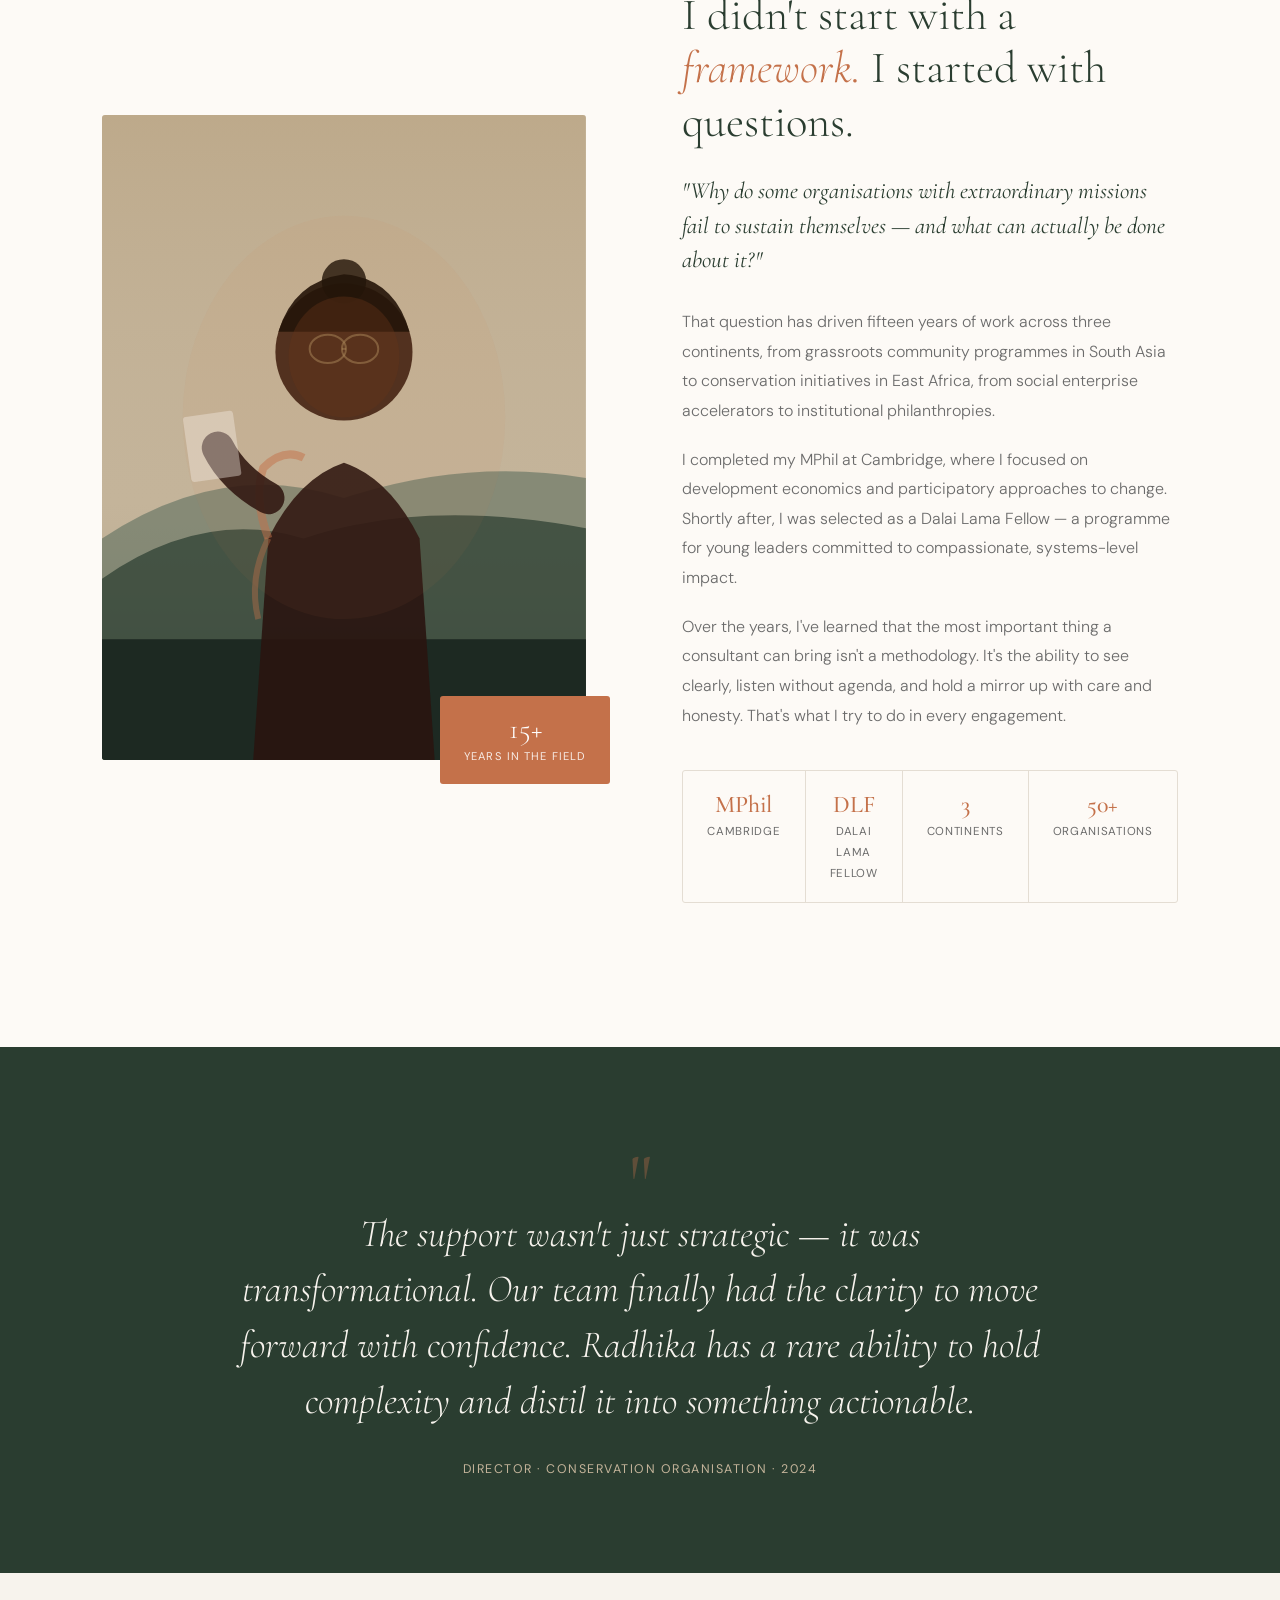
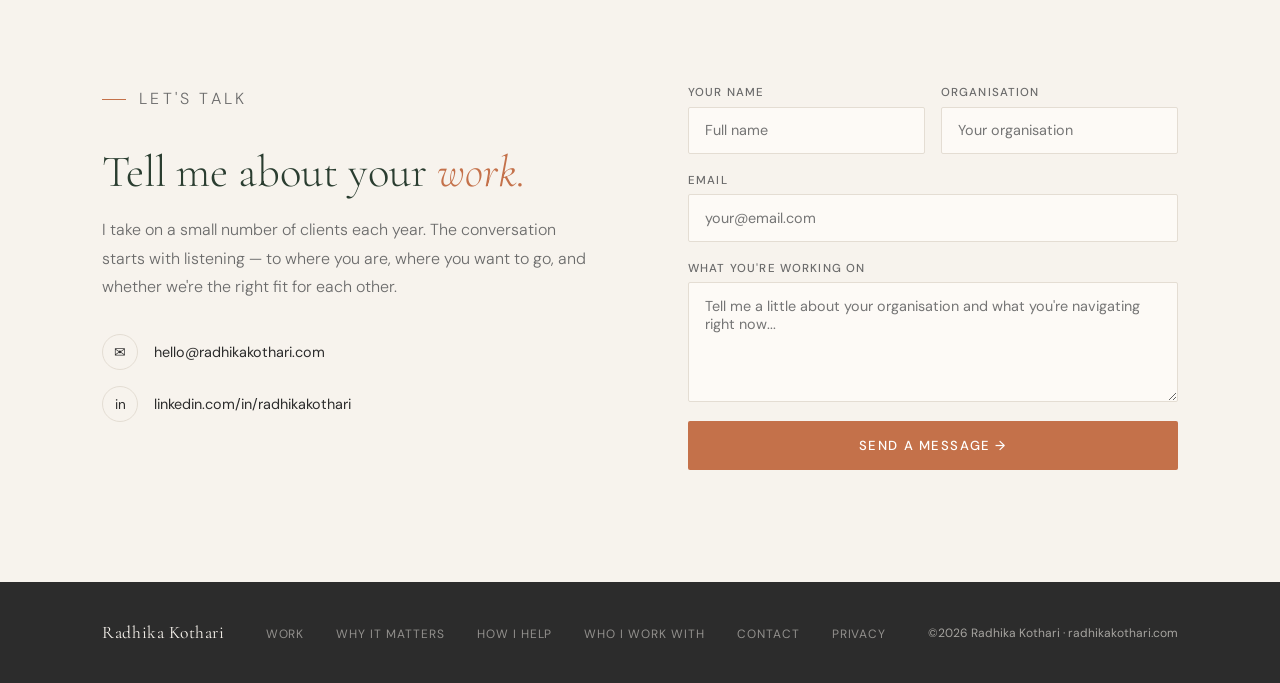
<file: radhikakothari.html>
<!DOCTYPE html>
<html lang="en">
<head>
<meta charset="UTF-8">
<meta name="viewport" content="width=device-width, initial-scale=1.0">
<title>Radhika Kothari — Consultant & Strategist</title>
<link rel="preconnect" href="https://fonts.googleapis.com">
<link href="https://fonts.googleapis.com/css2?family=Cormorant+Garamond:ital,wght@0,300;0,400;0,500;0,600;1,300;1,400;1,500&family=DM+Sans:wght@300;400;500&display=swap" rel="stylesheet">
<style>
  :root {
    --cream: #F7F3ED;
    --warm-white: #FDFAF6;
    --stone: #C4B49A;
    --terracotta: #C4714A;
    --deep-forest: #2A3D30;
    --charcoal: #2C2C2C;
    --mid: #6B6B6B;
    --light-border: #E4DDD3;
    --gold: #A8885A;
  }

  *, *::before, *::after { box-sizing: border-box; margin: 0; padding: 0; }

  html { scroll-behavior: smooth; }

  body {
    font-family: 'DM Sans', sans-serif;
    background: var(--warm-white);
    color: var(--charcoal);
    overflow-x: hidden;
  }

  /* ── NAV ── */
  nav {
    position: fixed; top: 0; left: 0; right: 0; z-index: 100;
    display: flex; align-items: center; justify-content: space-between;
    padding: 1.2rem 5vw;
    background: rgba(253, 250, 246, 0.92);
    backdrop-filter: blur(12px);
    border-bottom: 1px solid var(--light-border);
    transition: all 0.3s ease;
  }
  .nav-name {
    font-family: 'Cormorant Garamond', serif;
    font-size: 1.25rem;
    font-weight: 500;
    letter-spacing: 0.02em;
    color: var(--deep-forest);
    text-decoration: none;
  }
  .nav-links { display: flex; gap: 2rem; list-style: none; }
  .nav-links a {
    font-size: 0.82rem;
    font-weight: 400;
    letter-spacing: 0.08em;
    text-transform: uppercase;
    color: var(--mid);
    text-decoration: none;
    transition: color 0.2s;
  }
  .nav-links a:hover { color: var(--terracotta); }
  .nav-cta {
    font-size: 0.82rem; font-weight: 500;
    letter-spacing: 0.06em; text-transform: uppercase;
    color: var(--terracotta) !important;
    border: 1px solid var(--terracotta);
    padding: 0.45rem 1.1rem;
    border-radius: 2px;
    transition: all 0.2s !important;
  }
  .nav-cta:hover { background: var(--terracotta); color: white !important; }

  .burger { display: none; flex-direction: column; gap: 5px; cursor: pointer; background: none; border: none; padding: 4px; }
  .burger span { display: block; width: 22px; height: 1.5px; background: var(--charcoal); transition: all 0.3s; }

  .mobile-menu {
    display: none;
    position: fixed; top: 62px; left: 0; right: 0; z-index: 99;
    background: var(--warm-white);
    border-bottom: 1px solid var(--light-border);
    padding: 1.5rem 5vw 2rem;
    flex-direction: column; gap: 1.5rem;
  }
  .mobile-menu.open { display: flex; }
  .mobile-menu a {
    font-size: 1rem; letter-spacing: 0.06em; text-transform: uppercase;
    color: var(--charcoal); text-decoration: none; font-weight: 400;
  }
  .mobile-menu a:last-child {
    color: var(--terracotta); border: 1px solid var(--terracotta);
    padding: 0.6rem 1.2rem; text-align: center;
  }

  /* ── HERO ── */
  .hero {
    min-height: 100vh;
    display: grid;
    grid-template-columns: 1fr 1fr;
    padding-top: 62px;
  }
  .hero-left {
    display: flex; flex-direction: column; justify-content: center;
    padding: 6vw 5vw 6vw 8vw;
    background: var(--warm-white);
  }
  .hero-eyebrow {
    font-size: 0.75rem; letter-spacing: 0.18em; text-transform: uppercase;
    color: var(--terracotta); font-weight: 500; margin-bottom: 1.8rem;
    display: flex; align-items: center; gap: 0.8rem;
  }
  .hero-eyebrow::before {
    content: ''; display: block; width: 32px; height: 1px; background: var(--terracotta);
  }
  .hero-headline {
    font-family: 'Cormorant Garamond', serif;
    font-size: clamp(2.8rem, 5vw, 4.4rem);
    font-weight: 300; line-height: 1.12;
    color: var(--deep-forest); margin-bottom: 2rem;
  }
  .hero-headline em { font-style: italic; color: var(--terracotta); font-weight: 400; }
  .hero-sub {
    font-size: 1rem; line-height: 1.75; color: var(--mid);
    max-width: 420px; margin-bottom: 3rem; font-weight: 300;
  }
  .hero-actions { display: flex; gap: 1rem; flex-wrap: wrap; }
  .btn-primary {
    display: inline-block;
    background: var(--deep-forest); color: var(--cream);
    padding: 0.85rem 2rem; font-size: 0.82rem;
    letter-spacing: 0.1em; text-transform: uppercase; font-weight: 500;
    text-decoration: none; border-radius: 2px;
    transition: all 0.25s;
  }
  .btn-primary:hover { background: var(--terracotta); }
  .btn-ghost {
    display: inline-block;
    border: 1px solid var(--stone); color: var(--charcoal);
    padding: 0.85rem 2rem; font-size: 0.82rem;
    letter-spacing: 0.1em; text-transform: uppercase; font-weight: 500;
    text-decoration: none; border-radius: 2px;
    transition: all 0.25s;
  }
  .btn-ghost:hover { border-color: var(--terracotta); color: var(--terracotta); }
  .hero-credentials {
    margin-top: 3rem; padding-top: 2rem;
    border-top: 1px solid var(--light-border);
    display: flex; gap: 2rem; flex-wrap: wrap;
  }
  .credential { font-size: 0.78rem; color: var(--mid); letter-spacing: 0.05em; }
  .credential strong { display: block; color: var(--charcoal); font-weight: 500; font-size: 0.85rem; }

  .hero-right {
    position: relative; overflow: hidden;
    background: var(--deep-forest);
  }
  .hero-photo {
    width: 100%; height: 100%; object-fit: cover; opacity: 0.88;
    display: block;
  }
  .hero-photo-placeholder {
    width: 100%; height: 100%; min-height: 600px;
    display: flex; flex-direction: column; align-items: center; justify-content: center;
    background: var(--deep-forest);
    position: relative; overflow: hidden;
  }
  /* Decorative SVG placeholder scene */
  .hero-photo-placeholder svg { width: 100%; height: 100%; position: absolute; inset: 0; }
  .hero-caption {
    position: absolute; bottom: 2rem; left: 2rem; right: 2rem;
    font-size: 0.72rem; color: rgba(255,255,255,0.5); letter-spacing: 0.08em;
    text-transform: uppercase;
  }

  /* ── SECTION BASE ── */
  section { padding: 7rem 8vw; }
  .section-label {
    font-size: 0.72rem; letter-spacing: 0.2em; text-transform: uppercase;
    color: var(--terracotta); font-weight: 500; margin-bottom: 1.2rem;
    display: flex; align-items: center; gap: 0.8rem;
  }
  .section-label::before { content: ''; width: 24px; height: 1px; background: var(--terracotta); display: block; }
  h2.section-title {
    font-family: 'Cormorant Garamond', serif;
    font-size: clamp(2rem, 3.5vw, 3.2rem);
    font-weight: 300; line-height: 1.2; color: var(--deep-forest);
    margin-bottom: 1.5rem;
  }
  h2.section-title em { font-style: italic; color: var(--terracotta); }

  /* ── WHY STRIP ── */
  .why-strip {
    background: var(--deep-forest);
    color: var(--cream);
    padding: 7rem 8vw;
  }
  .why-inner {
    display: grid; grid-template-columns: 1fr 1fr;
    gap: 6rem; align-items: start;
  }
  .why-left .section-label { color: var(--stone); }
  .why-left .section-label::before { background: var(--stone); }
  .why-left h2.section-title { color: var(--cream); }
  .why-left h2.section-title em { color: var(--stone); }
  .why-body { font-size: 1rem; line-height: 1.85; color: rgba(247,243,237,0.75); max-width: 460px; font-weight: 300; }
  .why-body p + p { margin-top: 1.2rem; }

  .why-right { display: flex; flex-direction: column; gap: 2rem; padding-top: 1rem; }
  .why-card {
    padding: 2rem; border: 1px solid rgba(196,180,154,0.25);
    border-radius: 3px; background: rgba(255,255,255,0.04);
    transition: border-color 0.3s;
  }
  .why-card:hover { border-color: rgba(196,180,154,0.6); }
  .why-card-num {
    font-family: 'Cormorant Garamond', serif;
    font-size: 2rem; color: var(--stone); font-weight: 300;
    margin-bottom: 0.6rem; opacity: 0.5;
  }
  .why-card h3 {
    font-family: 'Cormorant Garamond', serif;
    font-size: 1.35rem; font-weight: 500; color: var(--cream);
    margin-bottom: 0.6rem;
  }
  .why-card p { font-size: 0.9rem; line-height: 1.7; color: rgba(247,243,237,0.65); }

  /* ── PHOTOS SECTION ── */
  .photos-section { padding: 5rem 0; background: var(--cream); overflow: hidden; }
  .photos-header { padding: 0 8vw 3rem; }
  .photo-strip {
    display: grid;
    grid-template-columns: 1.4fr 1fr 1fr 1.4fr;
    gap: 0;
    height: 480px;
  }
  .photo-item {
    position: relative; overflow: hidden;
    cursor: default;
  }
  .photo-item img { width: 100%; height: 100%; object-fit: cover; transition: transform 0.6s ease; display: block; }
  .photo-item:hover img { transform: scale(1.04); }
  .photo-caption {
    position: absolute; bottom: 0; left: 0; right: 0;
    padding: 1.5rem 1.2rem 1rem;
    background: linear-gradient(transparent, rgba(42,61,48,0.75));
    color: white; font-size: 0.75rem; letter-spacing: 0.08em;
    text-transform: uppercase; opacity: 0; transition: opacity 0.3s;
  }
  .photo-item:hover .photo-caption { opacity: 1; }

  /* SVG placeholder photos */
  .photo-placeholder {
    width: 100%; height: 100%;
    display: flex; align-items: center; justify-content: center;
    position: relative; overflow: hidden;
  }

  /* ── HOW I WORK ── */
  .how-section { background: var(--warm-white); }
  .how-inner { display: grid; grid-template-columns: 1fr 1.6fr; gap: 6rem; align-items: start; }
  .how-intro p { font-size: 1rem; line-height: 1.85; color: var(--mid); font-weight: 300; margin-top: 1.5rem; }
  .how-intro p + p { margin-top: 1rem; }
  .how-quote {
    margin-top: 2.5rem; padding: 1.8rem 2rem;
    border-left: 3px solid var(--terracotta);
    background: var(--cream); border-radius: 0 3px 3px 0;
  }
  .how-quote p {
    font-family: 'Cormorant Garamond', serif;
    font-size: 1.35rem; font-style: italic; font-weight: 400;
    line-height: 1.5; color: var(--deep-forest);
    margin: 0 !important;
  }
  .how-quote cite { display: block; font-size: 0.78rem; color: var(--mid); margin-top: 0.8rem; font-style: normal; letter-spacing: 0.06em; text-transform: uppercase; }

  .how-services { display: flex; flex-direction: column; gap: 0; }
  .service-row {
    display: grid; grid-template-columns: 48px 1fr auto;
    gap: 1.5rem; align-items: start;
    padding: 2rem 0; border-bottom: 1px solid var(--light-border);
    transition: all 0.2s; cursor: default;
  }
  .service-row:first-child { border-top: 1px solid var(--light-border); }
  .service-row:hover { padding-left: 0.5rem; }
  .service-num {
    font-family: 'Cormorant Garamond', serif;
    font-size: 1.1rem; color: var(--terracotta); font-weight: 400;
    padding-top: 0.2rem;
  }
  .service-content h3 {
    font-family: 'Cormorant Garamond', serif;
    font-size: 1.5rem; font-weight: 500; color: var(--deep-forest);
    margin-bottom: 0.5rem;
  }
  .service-content p { font-size: 0.88rem; line-height: 1.7; color: var(--mid); }
  .service-tags { display: flex; flex-wrap: wrap; gap: 0.4rem; margin-top: 0.8rem; }
  .tag {
    font-size: 0.68rem; letter-spacing: 0.1em; text-transform: uppercase;
    padding: 0.25rem 0.7rem; border: 1px solid var(--light-border);
    border-radius: 2px; color: var(--mid);
  }
  .service-arrow { font-size: 1.2rem; color: var(--stone); padding-top: 0.3rem; transition: transform 0.2s, color 0.2s; }
  .service-row:hover .service-arrow { transform: translateX(4px); color: var(--terracotta); }

  /* ── WHO I WORK WITH ── */
  .who-section { background: var(--cream); }
  .who-inner { display: grid; grid-template-columns: 1fr 2fr; gap: 6rem; align-items: start; }
  .who-intro p { font-size: 1rem; line-height: 1.85; color: var(--mid); font-weight: 300; margin-top: 1.5rem; }
  .who-cards { display: grid; grid-template-columns: 1fr 1fr; gap: 1.5rem; }
  .who-card {
    background: var(--warm-white); padding: 2rem 1.8rem;
    border-radius: 3px; border: 1px solid var(--light-border);
    transition: all 0.3s; position: relative; overflow: hidden;
  }
  .who-card::after {
    content: ''; position: absolute; bottom: 0; left: 0; right: 0;
    height: 3px; background: var(--terracotta);
    transform: scaleX(0); transform-origin: left;
    transition: transform 0.3s;
  }
  .who-card:hover::after { transform: scaleX(1); }
  .who-card:hover { transform: translateY(-3px); box-shadow: 0 12px 32px rgba(42,61,48,0.08); }
  .who-icon { font-size: 1.6rem; margin-bottom: 1rem; }
  .who-card h3 {
    font-family: 'Cormorant Garamond', serif;
    font-size: 1.3rem; font-weight: 500; color: var(--deep-forest);
    margin-bottom: 0.3rem;
  }
  .who-card .sub { font-size: 0.72rem; letter-spacing: 0.1em; text-transform: uppercase; color: var(--terracotta); margin-bottom: 0.8rem; font-weight: 500; }
  .who-card p { font-size: 0.88rem; line-height: 1.7; color: var(--mid); }

  /* ── STORY SECTION ── */
  .story-section { background: var(--warm-white); }
  .story-inner {
    display: grid; grid-template-columns: 1fr 1fr;
    gap: 6rem; align-items: center;
  }
  .story-photo-wrap { position: relative; }
  .story-img-main {
    width: 100%; aspect-ratio: 3/4; object-fit: cover;
    border-radius: 3px; display: block;
  }
  .story-img-placeholder {
    width: 100%; aspect-ratio: 3/4;
    border-radius: 3px; overflow: hidden;
    position: relative;
  }
  .story-credential-badge {
    position: absolute; bottom: -1.5rem; right: -1.5rem;
    background: var(--terracotta); color: white;
    padding: 1.2rem 1.5rem; border-radius: 3px;
    text-align: center;
  }
  .story-credential-badge strong {
    display: block; font-family: 'Cormorant Garamond', serif;
    font-size: 1.8rem; font-weight: 300; line-height: 1;
  }
  .story-credential-badge span { font-size: 0.7rem; letter-spacing: 0.1em; text-transform: uppercase; opacity: 0.85; }

  .story-text { padding-bottom: 2rem; }
  .story-text p {
    font-size: 1rem; line-height: 1.85; color: var(--mid);
    font-weight: 300; margin-bottom: 1.2rem;
  }
  .story-text p.lead {
    font-family: 'Cormorant Garamond', serif;
    font-size: 1.45rem; font-style: italic; font-weight: 400;
    color: var(--deep-forest); line-height: 1.5; margin-bottom: 1.8rem;
  }
  .credentials-row {
    display: flex; gap: 0; margin-top: 2.5rem;
    border: 1px solid var(--light-border); border-radius: 3px; overflow: hidden;
  }
  .cred-item {
    flex: 1; padding: 1.2rem 1.5rem;
    border-right: 1px solid var(--light-border);
    text-align: center;
  }
  .cred-item:last-child { border-right: none; }
  .cred-item strong {
    display: block; font-family: 'Cormorant Garamond', serif;
    font-size: 1.5rem; color: var(--terracotta); font-weight: 500;
  }
  .cred-item span { font-size: 0.72rem; color: var(--mid); letter-spacing: 0.06em; text-transform: uppercase; }

  /* ── TESTIMONIAL ── */
  .testimonial-section {
    background: var(--deep-forest); padding: 6rem 8vw;
    text-align: center;
  }
  .testimonial-section blockquote {
    font-family: 'Cormorant Garamond', serif;
    font-size: clamp(1.6rem, 3vw, 2.4rem); font-weight: 300; font-style: italic;
    color: var(--cream); line-height: 1.45; max-width: 800px; margin: 0 auto;
  }
  .testimonial-section cite {
    display: block; margin-top: 2rem;
    font-size: 0.78rem; letter-spacing: 0.12em; text-transform: uppercase;
    color: var(--stone); font-style: normal;
  }
  .testimonial-section .t-mark {
    font-family: 'Cormorant Garamond', serif;
    font-size: 5rem; color: var(--terracotta); opacity: 0.35;
    line-height: 1; margin-bottom: -1rem; display: block;
  }

  /* ── CONTACT ── */
  .contact-section { background: var(--cream); }
  .contact-inner {
    display: grid; grid-template-columns: 1fr 1fr;
    gap: 6rem; align-items: start;
  }
  .contact-left h2.section-title { margin-bottom: 1rem; }
  .contact-left p { font-size: 1rem; line-height: 1.8; color: var(--mid); font-weight: 300; margin-bottom: 2rem; }
  .contact-info { display: flex; flex-direction: column; gap: 1rem; }
  .contact-line {
    display: flex; align-items: center; gap: 1rem;
    font-size: 0.9rem; color: var(--charcoal); text-decoration: none;
    transition: color 0.2s;
  }
  .contact-line:hover { color: var(--terracotta); }
  .contact-icon { width: 36px; height: 36px; border: 1px solid var(--light-border); border-radius: 50%; display: flex; align-items: center; justify-content: center; font-size: 0.85rem; flex-shrink: 0; }

  .contact-form { display: flex; flex-direction: column; gap: 1.2rem; }
  .form-row { display: grid; grid-template-columns: 1fr 1fr; gap: 1rem; }
  .field { display: flex; flex-direction: column; gap: 0.4rem; }
  .field label { font-size: 0.72rem; letter-spacing: 0.1em; text-transform: uppercase; color: var(--mid); font-weight: 500; }
  .field input, .field textarea, .field select {
    background: var(--warm-white); border: 1px solid var(--light-border);
    padding: 0.85rem 1rem; font-family: 'DM Sans', sans-serif;
    font-size: 0.9rem; color: var(--charcoal); border-radius: 2px;
    transition: border-color 0.2s; outline: none;
    width: 100%;
  }
  .field input:focus, .field textarea:focus, .field select:focus { border-color: var(--terracotta); }
  .field textarea { resize: vertical; min-height: 120px; }
  .honeypot { display: none !important; }
  .submit-btn {
    display: inline-block; width: 100%;
    background: var(--terracotta); color: white;
    padding: 1rem; text-align: center;
    font-size: 0.82rem; letter-spacing: 0.12em; text-transform: uppercase;
    font-weight: 500; border: none; border-radius: 2px;
    cursor: pointer; transition: background 0.25s; font-family: 'DM Sans', sans-serif;
  }
  .submit-btn:hover { background: var(--deep-forest); }

  /* ── FOOTER ── */
  footer {
    background: var(--charcoal); color: rgba(247,243,237,0.6);
    padding: 2.5rem 8vw;
    display: flex; align-items: center; justify-content: space-between;
    flex-wrap: wrap; gap: 1rem;
  }
  .footer-name {
    font-family: 'Cormorant Garamond', serif;
    font-size: 1.1rem; color: var(--cream); font-weight: 400; letter-spacing: 0.03em;
  }
  .footer-links { display: flex; gap: 2rem; list-style: none; }
  .footer-links a {
    font-size: 0.75rem; letter-spacing: 0.08em; text-transform: uppercase;
    color: rgba(247,243,237,0.5); text-decoration: none; transition: color 0.2s;
  }
  .footer-links a:hover { color: var(--stone); }
  .footer-copy { font-size: 0.75rem; }

  /* ── ANIMATIONS ── */
  @keyframes fadeUp {
    from { opacity: 0; transform: translateY(28px); }
    to { opacity: 1; transform: translateY(0); }
  }
  .fade-up { animation: fadeUp 0.7s ease both; }
  .delay-1 { animation-delay: 0.15s; }
  .delay-2 { animation-delay: 0.3s; }
  .delay-3 { animation-delay: 0.45s; }
  .delay-4 { animation-delay: 0.6s; }

  /* ── RESPONSIVE ── */
  @media (max-width: 900px) {
    .nav-links { display: none; }
    .burger { display: flex; }

    .hero { grid-template-columns: 1fr; min-height: auto; }
    .hero-left { padding: 4rem 6vw 3rem; order: 2; }
    .hero-right { order: 1; min-height: 55vw; }
    .hero-photo-placeholder { min-height: 55vw; }

    .photo-strip { grid-template-columns: 1fr 1fr; height: auto; }
    .photo-item { height: 240px; }
    .photo-strip .photo-item:nth-child(3),
    .photo-strip .photo-item:nth-child(4) { display: none; }

    .why-inner,
    .how-inner,
    .who-inner,
    .story-inner,
    .contact-inner { grid-template-columns: 1fr; gap: 3rem; }

    .story-credential-badge { right: 1rem; bottom: 1rem; }
    .credentials-row { flex-wrap: wrap; }
    .cred-item { min-width: 40%; }

    .who-cards { grid-template-columns: 1fr; }
    .form-row { grid-template-columns: 1fr; }

    section { padding: 5rem 6vw; }
    .why-strip { padding: 5rem 6vw; }
    footer { flex-direction: column; align-items: flex-start; gap: 1.2rem; }
    .footer-links { flex-wrap: wrap; gap: 1rem; }
  }

  @media (max-width: 480px) {
    .hero-headline { font-size: 2.2rem; }
    .photo-strip { grid-template-columns: 1fr; }
    .photo-strip .photo-item:nth-child(3) { display: block; }
    .photo-item { height: 280px; }
    section { padding: 4rem 5vw; }
    .why-strip { padding: 4rem 5vw; }
  }
</style>
</head>
<body>

<!-- NAV -->
<nav>
  <a href="/" class="nav-name">Radhika Kothari</a>
  <ul class="nav-links">
    <li><a href="#photos">Work</a></li>
    <li><a href="#why">Why It Matters</a></li>
    <li><a href="#how">How I Help</a></li>
    <li><a href="#who">Who I Work With</a></li>
    <li><a href="#contact" class="nav-cta">Let's Talk</a></li>
  </ul>
  <button class="burger" onclick="toggleMenu()" aria-label="Menu">
    <span></span><span></span><span></span>
  </button>
</nav>

<div class="mobile-menu" id="mobileMenu">
  <a href="#photos" onclick="closeMenu()">Work</a>
  <a href="#why" onclick="closeMenu()">Why It Matters</a>
  <a href="#how" onclick="closeMenu()">How I Help</a>
  <a href="#who" onclick="closeMenu()">Who I Work With</a>
  <a href="#contact" onclick="closeMenu()">Let's Talk →</a>
</div>

<!-- 1. HERO -->
<section class="hero" style="padding:0">
  <div class="hero-left">
    <p class="hero-eyebrow fade-up">radhikakothari.com</p>
    <h1 class="hero-headline fade-up delay-1">
      Purpose starts the work.<br>
      But it takes <em>the right guide</em><br>
      to sustain it.
    </h1>
    <p class="hero-sub fade-up delay-2">
      I'm Radhika — consultant, strategist, and connector working with organisations shaping lasting change. For fifteen years I've sat at the table when the stakes were highest, turning bold visions into clear, real-world results.
    </p>
    <div class="hero-actions fade-up delay-3">
      <a href="#how" class="btn-primary">Explore How I Work</a>
      <a href="#contact" class="btn-ghost">Let's Talk</a>
    </div>
    <div class="hero-credentials fade-up delay-4">
      <div class="credential"><strong>Cambridge MPhil</strong>Development Studies</div>
      <div class="credential"><strong>Dalai Lama Fellow</strong>Cohort 2017</div>
      <div class="credential"><strong>15+ Years</strong>Social Impact</div>
    </div>
  </div>
  <div class="hero-right">
    <div class="hero-photo-placeholder">
      <svg viewBox="0 0 600 800" xmlns="http://www.w3.org/2000/svg" preserveAspectRatio="xMidYMid slice">
        <!-- Background layers -->
        <rect width="600" height="800" fill="#2A3D30"/>
        <rect width="600" height="800" fill="url(#heroGrad)" opacity="0.6"/>
        <!-- Warm light overlay -->
        <ellipse cx="350" cy="250" rx="280" ry="320" fill="#C4714A" opacity="0.12"/>
        <ellipse cx="150" cy="600" rx="200" ry="200" fill="#A8885A" opacity="0.08"/>
        <!-- Silhouette: person at desk/working -->
        <!-- Desk surface -->
        <rect x="80" y="520" width="440" height="18" rx="4" fill="#3D5544" opacity="0.9"/>
        <!-- Laptop -->
        <rect x="220" y="440" width="160" height="10" rx="3" fill="#4A6355" opacity="0.8"/>
        <rect x="235" y="340" width="130" height="100" rx="4" fill="#4A6355" opacity="0.8"/>
        <rect x="242" y="348" width="116" height="86" rx="2" fill="#2A3D30" opacity="0.9"/>
        <!-- Screen glow -->
        <rect x="242" y="348" width="116" height="86" rx="2" fill="#C4714A" opacity="0.07"/>
        <!-- Books / papers on desk -->
        <rect x="100" y="492" width="90" height="28" rx="2" fill="#5C7260" opacity="0.7"/>
        <rect x="105" y="486" width="80" height="28" rx="2" fill="#6B8470" opacity="0.6"/>
        <rect x="112" y="480" width="65" height="28" rx="2" fill="#7A9480" opacity="0.5"/>
        <!-- Coffee cup -->
        <ellipse cx="420" cy="510" rx="18" ry="10" fill="#4A6355" opacity="0.8"/>
        <rect x="402" y="480" width="36" height="30" rx="3" fill="#4A6355" opacity="0.8"/>
        <path d="M438 490 Q455 495 453 505 Q451 515 438 512" stroke="#5C7260" stroke-width="3" fill="none" opacity="0.7"/>
        <!-- Steam -->
        <path d="M415 476 Q413 466 416 458" stroke="#A8885A" stroke-width="1.5" fill="none" opacity="0.4"/>
        <path d="M422 474 Q420 462 423 454" stroke="#A8885A" stroke-width="1.5" fill="none" opacity="0.4"/>
        <!-- Person seated silhouette -->
        <!-- Head -->
        <circle cx="305" cy="200" r="52" fill="#3D2E1A" opacity="0.85"/>
        <!-- Hair suggestion -->
        <ellipse cx="305" cy="172" rx="52" ry="28" fill="#2A1F10" opacity="0.7"/>
        <!-- Shoulders + torso -->
        <path d="M200 380 Q220 300 305 288 Q390 300 410 380 L430 520 L180 520 Z" fill="#3D2E1A" opacity="0.8"/>
        <!-- Jacket/blazer suggestion -->
        <path d="M220 320 Q250 295 305 290 Q250 340 220 400 Z" fill="#2A1F10" opacity="0.4"/>
        <path d="M390 320 Q360 295 305 290 Q360 340 390 400 Z" fill="#2A1F10" opacity="0.4"/>
        <!-- Arm reaching toward laptop -->
        <path d="M385 400 Q400 430 380 460 Q360 480 330 490" stroke="#3D2E1A" stroke-width="38" stroke-linecap="round" fill="none" opacity="0.85"/>
        <!-- Scarf / detail -->
        <path d="M265 295 Q285 310 305 305 Q325 300 345 295" stroke="#C4714A" stroke-width="5" fill="none" opacity="0.5"/>

        <!-- Bokeh / ambient dots -->
        <circle cx="80" cy="150" r="6" fill="#A8885A" opacity="0.15"/>
        <circle cx="520" cy="80" r="10" fill="#C4714A" opacity="0.1"/>
        <circle cx="480" cy="680" r="8" fill="#A8885A" opacity="0.12"/>
        <circle cx="60" cy="700" r="14" fill="#C4714A" opacity="0.08"/>

        <!-- Floating text elements (field notes feel) -->
        <text x="60" y="660" font-family="Georgia, serif" font-size="9" fill="#C4B49A" opacity="0.3" transform="rotate(-2 60 660)">strategy · systems · change</text>

        <defs>
          <linearGradient id="heroGrad" x1="0" y1="0" x2="1" y2="1">
            <stop offset="0%" stop-color="#2A3D30" stop-opacity="0.3"/>
            <stop offset="100%" stop-color="#1A2520" stop-opacity="0.8"/>
          </linearGradient>
        </defs>
      </svg>
      <div class="hero-caption">Radhika at work — radhikakothari.com</div>
    </div>
  </div>
</section>

<!-- 2. PHOTOS OF ME WORKING -->
<div id="photos" class="photos-section">
  <div class="photos-header">
    <p class="section-label">In the Field</p>
    <h2 class="section-title">The work, <em>up close</em></h2>
  </div>
  <div class="photo-strip">

    <!-- Photo 1: Workshop facilitation -->
    <div class="photo-item">
      <div class="photo-placeholder" style="height:100%">
        <svg width="100%" height="100%" viewBox="0 0 400 480" xmlns="http://www.w3.org/2000/svg" preserveAspectRatio="xMidYMid slice" style="position:absolute;inset:0">
          <rect width="400" height="480" fill="#C4B49A"/>
          <rect width="400" height="480" fill="url(#wg1)" opacity="0.5"/>
          <!-- Whiteboard -->
          <rect x="40" y="60" width="300" height="180" rx="4" fill="#F7F3ED" opacity="0.9"/>
          <rect x="50" y="70" width="280" height="160" rx="2" fill="#FDFAF6" opacity="0.8"/>
          <!-- Diagram on board -->
          <circle cx="155" cy="150" r="35" fill="none" stroke="#C4714A" stroke-width="2" opacity="0.7"/>
          <circle cx="245" cy="150" r="35" fill="none" stroke="#2A3D30" stroke-width="2" opacity="0.7"/>
          <text x="140" y="154" font-family="Georgia" font-size="10" fill="#C4714A" opacity="0.8">Impact</text>
          <text x="226" y="154" font-family="Georgia" font-size="10" fill="#2A3D30" opacity="0.8">Strategy</text>
          <!-- Arrow on board -->
          <line x1="100" y1="100" x2="290" y2="100" stroke="#A8885A" stroke-width="1.5" stroke-dasharray="4 3" opacity="0.5"/>
          <!-- Person presenting - silhouette -->
          <circle cx="190" cy="310" r="28" fill="#3D2E1A" opacity="0.75"/>
          <path d="M130 420 Q145 370 190 355 Q235 370 250 420 L260 480 L120 480 Z" fill="#3D2E1A" opacity="0.7"/>
          <path d="M250 375 Q290 360 310 310" stroke="#3D2E1A" stroke-width="22" stroke-linecap="round" fill="none" opacity="0.7"/>
          <!-- Audience suggestion -->
          <circle cx="60" cy="400" r="18" fill="#4A3520" opacity="0.5"/>
          <circle cx="330" cy="390" r="18" fill="#4A3520" opacity="0.5"/>
          <circle cx="360" cy="430" r="16" fill="#4A3520" opacity="0.4"/>
          <defs><linearGradient id="wg1" x1="0" y1="0" x2="0" y2="1"><stop offset="0%" stop-color="#B8A88A"/><stop offset="100%" stop-color="#8A7A5A" stop-opacity="0.6"/></linearGradient></defs>
        </svg>
      </div>
      <div class="photo-caption">Facilitating strategy workshops</div>
    </div>

    <!-- Photo 2: 1:1 meeting -->
    <div class="photo-item">
      <div class="photo-placeholder" style="height:100%">
        <svg width="100%" height="100%" viewBox="0 0 400 480" xmlns="http://www.w3.org/2000/svg" preserveAspectRatio="xMidYMid slice" style="position:absolute;inset:0">
          <rect width="400" height="480" fill="#2A3D30"/>
          <rect width="400" height="480" fill="url(#mg1)" opacity="0.4"/>
          <!-- Table -->
          <rect x="60" y="280" width="280" height="12" rx="3" fill="#4A6355" opacity="0.8"/>
          <!-- Papers / notebooks on table -->
          <rect x="80" y="240" width="80" height="40" rx="2" fill="#6B8470" opacity="0.6" transform="rotate(-3 80 240)"/>
          <rect x="220" y="238" width="100" height="42" rx="2" fill="#F7F3ED" opacity="0.3" transform="rotate(2 220 238)"/>
          <!-- Person 1 (Radhika) - left -->
          <circle cx="140" cy="160" r="35" fill="#3D2E1A" opacity="0.9"/>
          <path d="M80 280 Q100 220 140 210 Q180 220 200 280 L210 480 L70 480 Z" fill="#3D2E1A" opacity="0.85"/>
          <!-- Person 2 - right -->
          <circle cx="265" cy="160" r="32" fill="#4A3520" opacity="0.8"/>
          <path d="M205 280 Q225 220 265 212 Q305 220 320 280 L330 480 L200 480 Z" fill="#4A3520" opacity="0.75"/>
          <!-- Connection line -->
          <line x1="175" y1="160" x2="233" y2="160" stroke="#C4714A" stroke-width="1" stroke-dasharray="3 4" opacity="0.4"/>
          <!-- Light source -->
          <circle cx="200" cy="80" r="40" fill="#C4714A" opacity="0.08"/>
          <defs><linearGradient id="mg1" x1="0" y1="1" x2="1" y2="0"><stop offset="0%" stop-color="#1A2520"/><stop offset="100%" stop-color="#3D5544" stop-opacity="0.5"/></linearGradient></defs>
        </svg>
      </div>
      <div class="photo-caption">Deep-dive consultations</div>
    </div>

    <!-- Photo 3: Fieldwork -->
    <div class="photo-item">
      <div class="photo-placeholder" style="height:100%">
        <svg width="100%" height="100%" viewBox="0 0 400 480" xmlns="http://www.w3.org/2000/svg" preserveAspectRatio="xMidYMid slice" style="position:absolute;inset:0">
          <rect width="400" height="480" fill="#4A6355"/>
          <!-- Sky gradient -->
          <rect width="400" height="240" fill="url(#skyg)" opacity="0.8"/>
          <!-- Mountains / hills suggestion -->
          <path d="M0 300 Q80 200 160 250 Q240 180 320 230 Q370 200 400 220 L400 480 L0 480 Z" fill="#2A3D30" opacity="0.9"/>
          <path d="M0 340 Q100 260 200 300 Q300 240 400 280 L400 480 L0 480 Z" fill="#1A2A1E" opacity="0.95"/>
          <!-- Prayer flags suggestion -->
          <line x1="50" y1="180" x2="350" y2="160" stroke="#C4B49A" stroke-width="1" opacity="0.4"/>
          <rect x="80" y="172" width="18" height="14" fill="#C4714A" opacity="0.6"/>
          <rect x="120" y="169" width="18" height="14" fill="#F7F3ED" opacity="0.5"/>
          <rect x="160" y="166" width="18" height="14" fill="#2A3D30" opacity="0.6"/>
          <rect x="200" y="163" width="18" height="14" fill="#A8885A" opacity="0.6"/>
          <rect x="240" y="161" width="18" height="14" fill="#C4714A" opacity="0.5"/>
          <!-- Person silhouette in landscape -->
          <circle cx="200" cy="290" r="22" fill="#3D2E1A" opacity="0.9"/>
          <path d="M165 380 Q178 330 200 318 Q222 330 235 380 L240 430 L160 430 Z" fill="#3D2E1A" opacity="0.9"/>
          <!-- Notepad -->
          <rect x="212" y="340" width="28" height="36" rx="2" fill="#F7F3ED" opacity="0.4" transform="rotate(10 212 340)"/>
          <defs><linearGradient id="skyg" x1="0" y1="0" x2="0" y2="1"><stop offset="0%" stop-color="#A8885A" stop-opacity="0.5"/><stop offset="100%" stop-color="#4A6355" stop-opacity="0"/></linearGradient></defs>
        </svg>
      </div>
      <div class="photo-caption">Field research & grassroots visits</div>
    </div>

    <!-- Photo 4: Speaking / conference -->
    <div class="photo-item">
      <div class="photo-placeholder" style="height:100%">
        <svg width="100%" height="100%" viewBox="0 0 400 480" xmlns="http://www.w3.org/2000/svg" preserveAspectRatio="xMidYMid slice" style="position:absolute;inset:0">
          <rect width="400" height="480" fill="#1A2520"/>
          <!-- Stage light beams -->
          <path d="M200 0 L100 480 L300 480 Z" fill="#C4714A" opacity="0.06"/>
          <path d="M180 0 L60 480 L320 480 Z" fill="#A8885A" opacity="0.04"/>
          <!-- Podium -->
          <rect x="165" y="310" width="70" height="80" rx="3" fill="#3D5544" opacity="0.8"/>
          <rect x="155" y="305" width="90" height="15" rx="2" fill="#4A6355" opacity="0.9"/>
          <!-- Microphone -->
          <rect x="197" y="270" width="6" height="35" fill="#2A3D30" opacity="0.8"/>
          <ellipse cx="200" cy="265" rx="10" ry="13" fill="#4A6355" opacity="0.9"/>
          <!-- Speaker silhouette -->
          <circle cx="200" cy="200" r="38" fill="#3D2E1A" opacity="0.9"/>
          <path d="M135 310 Q155 250 200 238 Q245 250 265 310 L275 480 L125 480 Z" fill="#3D2E1A" opacity="0.85"/>
          <!-- Hands gesture -->
          <path d="M135 280 Q100 260 90 240" stroke="#3D2E1A" stroke-width="24" stroke-linecap="round" fill="none" opacity="0.85"/>
          <path d="M265 280 Q300 260 310 240" stroke="#3D2E1A" stroke-width="24" stroke-linecap="round" fill="none" opacity="0.85"/>
          <!-- Audience dots -->
          <circle cx="60" cy="440" r="12" fill="#2A3D30" opacity="0.6"/>
          <circle cx="90" cy="460" r="12" fill="#2A3D30" opacity="0.5"/>
          <circle cx="320" cy="435" r="12" fill="#2A3D30" opacity="0.6"/>
          <circle cx="350" cy="455" r="12" fill="#2A3D30" opacity="0.5"/>
          <!-- Spotlight circle on speaker -->
          <circle cx="200" cy="220" r="90" fill="#C4714A" opacity="0.05"/>
        </svg>
      </div>
      <div class="photo-caption">Speaking at sector conferences</div>
    </div>

  </div>
</div>

<!-- 3. WHY THIS MATTERS -->
<div id="why" class="why-strip">
  <div class="why-inner">
    <div class="why-left">
      <p class="section-label">Why This Matters</p>
      <h2 class="section-title">The gap between <em>vision and reality</em> is where most organisations lose their way.</h2>
      <div class="why-body">
        <p>I've spent fifteen years in the room when the stakes are highest — with founders trying to scale without losing their soul, with NGOs navigating funder pressure, with grassroots collectives that have extraordinary impact but fragile infrastructure.</p>
        <p>The pattern I've seen again and again: organisations led by brilliant, purpose-driven people who are exhausted, unclear, or unable to articulate their value to the world. Not because they lack commitment. Because no one helped them build the right architecture around their mission.</p>
        <p>That's what I do. With care, directness, and deep respect for what you're trying to build.</p>
      </div>
    </div>
    <div class="why-right">
      <div class="why-card">
        <div class="why-card-num">01</div>
        <h3>Clarity is power</h3>
        <p>When an organisation knows exactly what it stands for and why — funders listen, teams align, and communities trust. Clarity isn't a communications task. It's a strategic one.</p>
      </div>
      <div class="why-card">
        <div class="why-card-num">02</div>
        <h3>Systems make impact sustainable</h3>
        <p>Passion drives the first mile. But strong operating models, clear roles, and honest measurement frameworks carry organisations through the next ten.</p>
      </div>
      <div class="why-card">
        <div class="why-card-num">03</div>
        <h3>Relationships are the real infrastructure</h3>
        <p>After fifteen years, I bring not just frameworks but a network — connectors, funders, ecosystem builders — who can open doors that hard work alone cannot.</p>
      </div>
    </div>
  </div>
</div>

<!-- 4. HOW I WORK -->
<section id="how" class="how-section">
  <div class="how-inner">
    <div class="how-intro">
      <p class="section-label">How I Can Help</p>
      <h2 class="section-title">Bespoke support, <em>not off-the-shelf</em> programmes.</h2>
      <p>I don't arrive with a fixed methodology and map your world onto it. I come in, listen deeply, and figure out what this organisation — in this moment — actually needs.</p>
      <p>Every engagement is shaped around your specific context, capacity, and ambition. Here's the general territory I work in:</p>
      <div class="how-quote">
        <p>"I'm not here to tick boxes. I'm here to roll up my sleeves alongside you."</p>
        <cite>— Radhika Kothari</cite>
      </div>
    </div>
    <div class="how-services">
      <div class="service-row">
        <span class="service-num">01</span>
        <div class="service-content">
          <h3>Align — Strategy & Clarity</h3>
          <p>For leadership teams at an inflection point. We clarify priorities, sharpen positioning, and map a credible path forward — together.</p>
          <div class="service-tags">
            <span class="tag">Strategy</span>
            <span class="tag">Diagnostics</span>
            <span class="tag">Fundraising Readiness</span>
            <span class="tag">Theory of Change</span>
          </div>
        </div>
        <span class="service-arrow">→</span>
      </div>
      <div class="service-row">
        <span class="service-num">02</span>
        <div class="service-content">
          <h3>Grow — Systems & Capability</h3>
          <p>Strengthening the internal architecture that lets your organisation deliver consistently — without burning out the people who care most.</p>
          <div class="service-tags">
            <span class="tag">Operating Models</span>
            <span class="tag">Role Clarity</span>
            <span class="tag">Processes</span>
            <span class="tag">Team Development</span>
          </div>
        </div>
        <span class="service-arrow">→</span>
      </div>
      <div class="service-row">
        <span class="service-num">03</span>
        <div class="service-content">
          <h3>Scale — Impact & Reach</h3>
          <p>Expanding reach without losing integrity. Building the frameworks, governance, and partnerships that make sustainable impact measurable and credible.</p>
          <div class="service-tags">
            <span class="tag">MEL Frameworks</span>
            <span class="tag">Governance</span>
            <span class="tag">Partnerships</span>
            <span class="tag">Stakeholder Engagement</span>
          </div>
        </div>
        <span class="service-arrow">→</span>
      </div>
      <div class="service-row">
        <span class="service-num">04</span>
        <div class="service-content">
          <h3>Connect — Networks & Access</h3>
          <p>Leveraging fifteen years of relationships across social impact, philanthropy, and grassroots ecosystems to open doors that strategy alone can't unlock.</p>
          <div class="service-tags">
            <span class="tag">Funder Introductions</span>
            <span class="tag">Ecosystem Navigation</span>
            <span class="tag">Advisory</span>
          </div>
        </div>
        <span class="service-arrow">→</span>
      </div>
    </div>
  </div>
</section>

<!-- 5. WHO I WORK WITH -->
<section id="who" class="who-section">
  <div class="who-inner">
    <div class="who-intro">
      <p class="section-label">Who I Work With</p>
      <h2 class="section-title">Organisations doing work that <em>matters.</em></h2>
      <p>I work with a small number of clients at a time, because this kind of work demands full presence. The common thread isn't sector or size — it's the quality of commitment.</p>
    </div>
    <div class="who-cards">
      <div class="who-card">
        <div class="who-icon">🌱</div>
        <div class="sub">Grassroots & Nonprofits</div>
        <h3>NGOs & Community Organisations</h3>
        <p>From grassroots collectives to established nonprofits navigating growth, transition, or institutional change.</p>
      </div>
      <div class="who-card">
        <div class="who-icon">⚡</div>
        <div class="sub">Impact-First Ventures</div>
        <h3>Social Enterprises</h3>
        <p>Organisations blending commercial thinking with social purpose — building models that are both sustainable and meaningful.</p>
      </div>
      <div class="who-card">
        <div class="who-icon">🤝</div>
        <div class="sub">Funders & Networks</div>
        <h3>Foundations & Institutions</h3>
        <p>Foundations seeking sharper strategy, stronger grantee ecosystems, and clearer impact frameworks for their portfolios.</p>
      </div>
      <div class="who-card">
        <div class="who-icon">🧭</div>
        <div class="sub">Visionary Individuals</div>
        <h3>Leaders & Founders</h3>
        <p>Mission-driven individuals at a crossroads — stepping into a new role, launching something new, or navigating a period of profound change.</p>
      </div>
    </div>
  </div>
</section>

<!-- MY STORY -->
<section id="story" class="story-section">
  <div class="story-inner">
    <div class="story-photo-wrap">
      <div class="story-img-placeholder">
        <svg width="100%" height="100%" viewBox="0 0 480 640" xmlns="http://www.w3.org/2000/svg" style="display:block">
          <rect width="480" height="640" fill="#C4B49A"/>
          <!-- Background wash -->
          <rect width="480" height="640" fill="url(#storyBg)" opacity="0.6"/>
          <!-- Natural setting elements -->
          <!-- Hills far -->
          <path d="M0 420 Q120 340 240 380 Q360 340 480 360 L480 640 L0 640 Z" fill="#4A6355" opacity="0.5"/>
          <path d="M0 460 Q100 390 200 420 Q320 380 480 410 L480 640 L0 640 Z" fill="#2A3D30" opacity="0.7"/>
          <!-- Ground -->
          <rect x="0" y="520" width="480" height="120" fill="#1A2520" opacity="0.9"/>
          <!-- Person portrait - Radhika silhouette -->
          <!-- Body/clothes -->
          <path d="M165 420 Q195 360 240 345 Q285 360 315 420 L330 640 L150 640 Z" fill="#2A1510" opacity="0.9"/>
          <!-- Sari/scarf wrap suggestion -->
          <path d="M165 420 Q150 380 160 350 Q180 330 200 340" stroke="#C4714A" stroke-width="8" fill="none" opacity="0.5"/>
          <path d="M165 420 Q145 460 155 500" stroke="#C4714A" stroke-width="6" fill="none" opacity="0.4"/>
          <!-- Head -->
          <circle cx="240" cy="235" r="68" fill="#3D2010" opacity="0.9"/>
          <!-- Hair - pulled back, elegant -->
          <path d="M175 215 Q190 165 240 158 Q290 162 305 215" fill="#1A0F05" opacity="0.9"/>
          <!-- Hair bun/tie suggestion -->
          <circle cx="240" cy="165" r="22" fill="#1A0F05" opacity="0.8"/>
          <!-- Face warmth (subtle) -->
          <ellipse cx="240" cy="240" rx="55" ry="60" fill="#5C3018" opacity="0.4"/>
          <!-- Glasses suggestion (scholarly) -->
          <ellipse cx="224" cy="232" rx="18" ry="14" fill="none" stroke="#A8885A" stroke-width="2" opacity="0.5"/>
          <ellipse cx="256" cy="232" rx="18" ry="14" fill="none" stroke="#A8885A" stroke-width="2" opacity="0.5"/>
          <line x1="242" y1="232" x2="238" y2="232" stroke="#A8885A" stroke-width="2" opacity="0.5"/>
          <!-- Arm / notebook -->
          <path d="M165 380 Q130 360 115 330" stroke="#2A1510" stroke-width="32" stroke-linecap="round" fill="none" opacity="0.9"/>
          <rect x="80" y="300" width="50" height="65" rx="3" fill="#F7F3ED" opacity="0.4" transform="rotate(-8 80 300)"/>
          <!-- Warm sunlight on figure -->
          <ellipse cx="240" cy="300" rx="160" ry="200" fill="#C4714A" opacity="0.06"/>
          <defs>
            <linearGradient id="storyBg" x1="0" y1="0" x2="0" y2="1">
              <stop offset="0%" stop-color="#A8885A" stop-opacity="0.4"/>
              <stop offset="60%" stop-color="#C4B49A" stop-opacity="0.1"/>
              <stop offset="100%" stop-color="#2A3D30" stop-opacity="0.6"/>
            </linearGradient>
          </defs>
        </svg>
      </div>
      <div class="story-credential-badge">
        <strong>15+</strong>
        <span>Years in the field</span>
      </div>
    </div>
    <div class="story-text">
      <p class="section-label">My Story</p>
      <h2 class="section-title">I didn't start with a <em>framework.</em> I started with questions.</h2>
      <p class="lead">"Why do some organisations with extraordinary missions fail to sustain themselves — and what can actually be done about it?"</p>
      <p>That question has driven fifteen years of work across three continents, from grassroots community programmes in South Asia to conservation initiatives in East Africa, from social enterprise accelerators to institutional philanthropies.</p>
      <p>I completed my MPhil at Cambridge, where I focused on development economics and participatory approaches to change. Shortly after, I was selected as a Dalai Lama Fellow — a programme for young leaders committed to compassionate, systems-level impact.</p>
      <p>Over the years, I've learned that the most important thing a consultant can bring isn't a methodology. It's the ability to see clearly, listen without agenda, and hold a mirror up with care and honesty. That's what I try to do in every engagement.</p>
      <div class="credentials-row">
        <div class="cred-item"><strong>MPhil</strong><span>Cambridge</span></div>
        <div class="cred-item"><strong>DLF</strong><span>Dalai Lama Fellow</span></div>
        <div class="cred-item"><strong>3</strong><span>Continents</span></div>
        <div class="cred-item"><strong>50+</strong><span>Organisations</span></div>
      </div>
    </div>
  </div>
</section>

<!-- TESTIMONIAL -->
<div class="testimonial-section">
  <span class="t-mark">"</span>
  <blockquote>
    The support wasn't just strategic — it was transformational. Our team finally had the clarity to move forward with confidence. Radhika has a rare ability to hold complexity and distil it into something actionable.
  </blockquote>
  <cite>Director · Conservation Organisation · 2024</cite>
</div>

<!-- CONTACT -->
<section id="contact" class="contact-section">
  <div class="contact-inner">
    <div class="contact-left">
      <p class="section-label">Let's Talk</p>
      <h2 class="section-title">Tell me about your <em>work.</em></h2>
      <p>I take on a small number of clients each year. The conversation starts with listening — to where you are, where you want to go, and whether we're the right fit for each other.</p>
      <div class="contact-info">
        <a href="mailto:hello@radhikakothari.com" class="contact-line">
          <span class="contact-icon">✉</span>
          hello@radhikakothari.com
        </a>
        <a href="https://linkedin.com/in/radhikakothari" class="contact-line" target="_blank">
          <span class="contact-icon">in</span>
          linkedin.com/in/radhikakothari
        </a>
      </div>
    </div>
    <form class="contact-form" onsubmit="handleSubmit(event)">
      <div class="form-row">
        <div class="field">
          <label>Your Name</label>
          <input type="text" name="name" placeholder="Full name" required>
        </div>
        <div class="field">
          <label>Organisation</label>
          <input type="text" name="org" placeholder="Your organisation">
        </div>
      </div>
      <div class="field">
        <label>Email</label>
        <input type="email" name="email" placeholder="your@email.com" required>
      </div>
      <div class="field">
        <label>What you're working on</label>
        <textarea name="message" placeholder="Tell me a little about your organisation and what you're navigating right now..." required></textarea>
      </div>
      <div class="field honeypot">
        <label>Leave this empty</label>
        <input type="text" name="_honey">
      </div>
      <button type="submit" class="submit-btn">Send a message →</button>
    </form>
  </div>
</section>

<!-- FOOTER -->
<footer>
  <span class="footer-name">Radhika Kothari</span>
  <ul class="footer-links">
    <li><a href="#photos">Work</a></li>
    <li><a href="#why">Why It Matters</a></li>
    <li><a href="#how">How I Help</a></li>
    <li><a href="#who">Who I Work With</a></li>
    <li><a href="#contact">Contact</a></li>
    <li><a href="#">Privacy</a></li>
  </ul>
  <span class="footer-copy">©2026 Radhika Kothari · radhikakothari.com</span>
</footer>

<script>
  function toggleMenu() {
    document.getElementById('mobileMenu').classList.toggle('open');
  }
  function closeMenu() {
    document.getElementById('mobileMenu').classList.remove('open');
  }
  function handleSubmit(e) {
    e.preventDefault();
    const btn = e.target.querySelector('.submit-btn');
    btn.textContent = 'Message sent ✓';
    btn.style.background = 'var(--deep-forest)';
    setTimeout(() => {
      btn.textContent = 'Send a message →';
      btn.style.background = '';
      e.target.reset();
    }, 3000);
  }
  // Smooth reveal on scroll
  const observer = new IntersectionObserver((entries) => {
    entries.forEach(e => {
      if (e.isIntersecting) {
        e.target.style.opacity = '1';
        e.target.style.transform = 'translateY(0)';
      }
    });
  }, { threshold: 0.12 });
  document.querySelectorAll('.why-card, .service-row, .who-card, .cred-item').forEach(el => {
    el.style.opacity = '0';
    el.style.transform = 'translateY(20px)';
    el.style.transition = 'opacity 0.6s ease, transform 0.6s ease';
    observer.observe(el);
  });
</script>
</body>
</html>
</file>
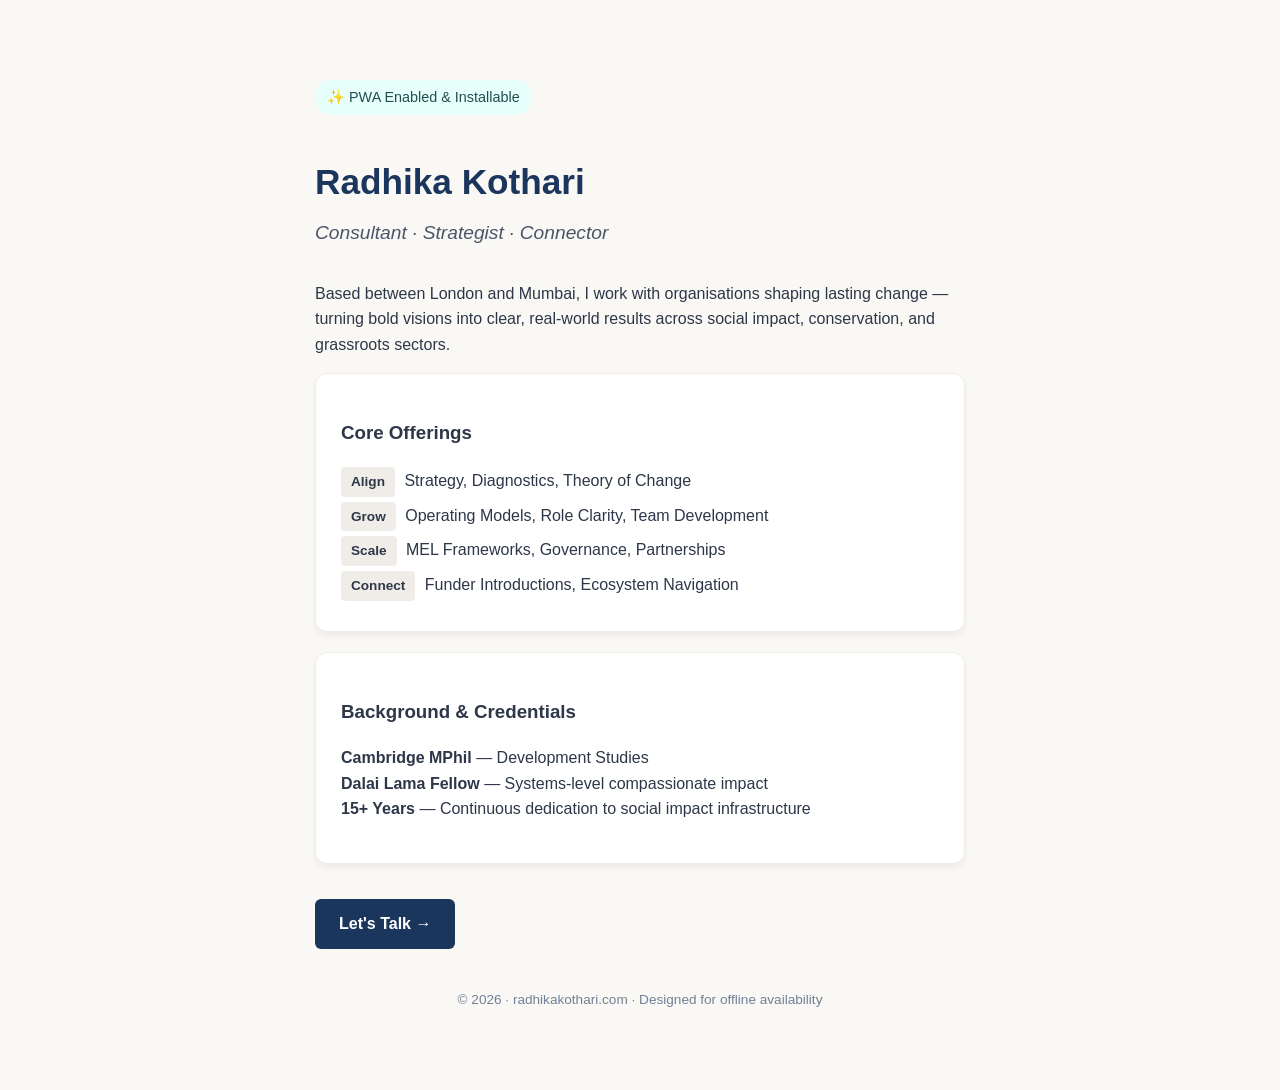
<file: pwa/radhikakothari-a.html>
<!DOCTYPE html>
<html lang="en">
<head>
    <meta charset="UTF-8">
    <meta name="viewport" content="width=device-width, initial-scale=1.0">
    <title>Radhika Kothari — Consultant & Strategist</title>
    <link rel="manifest" href="manifest.json">
    <meta name="theme-color" content="#1a365d">
    <link rel="apple-touch-icon" href="icon-192.png">
    <style>
        :root {
            --bg-color: #faf8f5;
            --text-color: #2d3748;
            --accent-color: #1a365d;
            --muted-bg: #f0ede9;
        }
        body {
            font-family: -apple-system, BlinkMacSystemFont, "Segoe UI", Roboto, Helvetica, Arial, sans-serif;
            background-color: var(--bg-color);
            color: var(--text-color);
            margin: 0;
            padding: 20px;
            line-height: 1.6;
        }
        .container {
            max-width: 650px;
            margin: 40px auto;
            padding: 20px;
        }
        h1 {
            color: var(--accent-color);
            font-size: 2.2rem;
            margin-bottom: 0.5rem;
        }
        .subtitle {
            font-size: 1.2rem;
            font-style: italic;
            color: #4a5568;
            margin-bottom: 2rem;
        }
        .card {
            background: white;
            padding: 25px;
            border-radius: 12px;
            box-shadow: 0 4px 6px rgba(0,0,0,0.05);
            margin-bottom: 20px;
            border: 1px solid var(--muted-bg);
        }
        .tag {
            display: inline-block;
            background: var(--muted-bg);
            padding: 4px 10px;
            border-radius: 4px;
            font-size: 0.85rem;
            font-weight: bold;
            margin-right: 5px;
            margin-bottom: 5px;
        }
        .btn {
            display: inline-block;
            background: var(--accent-color);
            color: white;
            padding: 12px 24px;
            text-decoration: none;
            border-radius: 6px;
            font-weight: bold;
            margin-top: 15px;
        }
        .footer {
            margin-top: 40px;
            font-size: 0.85rem;
            color: #718096;
            text-align: center;
        }
        .status-badge {
            background: #e6fffa;
            color: #234e52;
            padding: 6px 12px;
            border-radius: 20px;
            font-size: 0.9rem;
            display: inline-block;
            margin-bottom: 15px;
            font-weight: 500;
        }
    </style>
</head>
<body>
    <div class="container">
        <div class="status-badge">✨ PWA Enabled & Installable</div>
        <h1>Radhika Kothari</h1>
        <div class="subtitle">Consultant · Strategist · Connector</div>
        
        <p>Based between London and Mumbai, I work with organisations shaping lasting change — turning bold visions into clear, real-world results across social impact, conservation, and grassroots sectors.</p>
        
        <div class="card">
            <h3>Core Offerings</h3>
            <div><span class="tag">Align</span> Strategy, Diagnostics, Theory of Change</div>
            <div><span class="tag">Grow</span> Operating Models, Role Clarity, Team Development</div>
            <div><span class="tag">Scale</span> MEL Frameworks, Governance, Partnerships</div>
            <div><span class="tag">Connect</span> Funder Introductions, Ecosystem Navigation</div>
        </div>

        <div class="card">
            <h3>Background & Credentials</h3>
            <p><strong>Cambridge MPhil</strong> — Development Studies<br>
            <strong>Dalai Lama Fellow</strong> — Systems-level compassionate impact<br>
            <strong>15+ Years</strong> — Continuous dedication to social impact infrastructure</p>
        </div>

        <a href="mailto:contact@radhikakothari.com" class="btn">Let's Talk →</a>
        
        <div class="footer">
            © 2026 · radhikakothari.com · Designed for offline availability
        </div>
    </div>

    <script>
        if ('serviceWorker' in navigator) {
            window.addEventListener('load', () => {
                navigator.serviceWorker.register('sw.js')
                    .then(reg => console.log('ServiceWorker registered with scope: ', reg.scope))
                    .catch(err => console.error('ServiceWorker registration failed: ', err));
            });
        }
    </script>
</body>
</html>
</file>
<file: styles.css>
/* ==========================================================================
   DESIGN SYSTEM & VARIABLES
   ========================================================================== */
:root {
  /* Color Palette */
  --color-cream: #F8F4ED;
  --color-warm-white: #FCFAF6;
  --color-aubergine: #3D1F35;
  --color-aubergine-mid: #5C3050;
  --color-terracotta: #C4714A;
  --color-blush: #E8C8D8;
  --color-stone: #C4B49A;
  --color-sand: #A8885A;
  
  /* Neutral scale */
  --color-charcoal: #1F1F1F;
  --color-mid-grey: #6E6E6E;
  --color-light-grey: #DFD9CE;
  --color-border: #E8E2D7;
  
  /* System colors */
  --color-success: #2C6A4F;
  
  /* Fonts */
  --font-serif: 'Cormorant Garamond', Georgia, serif;
  --font-sans: 'Plus Jakarta Sans', system-ui, sans-serif;
  
  /* Transitions */
  --transition-smooth: all 0.4s cubic-bezier(0.16, 1, 0.3, 1);
  --transition-fast: all 0.2s ease;
  
  /* Container Widths */
  --max-width: 1200px;
}

/* ==========================================================================
   BASE & RESET
   ========================================================================== */
*, *::before, *::after {
  box-sizing: border-box;
  margin: 0;
  padding: 0;
}

html {
  scroll-behavior: smooth;
  scroll-padding-top: 80px; /* Offset for sticky navbar */
}

body {
  font-family: var(--font-sans);
  background-color: var(--color-warm-white);
  color: var(--color-charcoal);
  line-height: 1.6;
  overflow-x: hidden;
  -webkit-font-smoothing: antialiased;
}

/* Scrollbar Customization */
::-webkit-scrollbar {
  width: 8px;
}
::-webkit-scrollbar-track {
  background: var(--color-warm-white);
}
::-webkit-scrollbar-thumb {
  background: var(--color-stone);
  border-radius: 4px;
}
::-webkit-scrollbar-thumb:hover {
  background: var(--color-terracotta);
}

/* ==========================================================================
   TYPOGRAPHY
   ========================================================================== */
h1, h2, h3, h4, .section-title {
  font-family: var(--font-serif);
  font-weight: 300;
  line-height: 1.15;
  color: var(--color-aubergine);
}

h1 {
  font-size: clamp(2.4rem, 5vw, 4.2rem);
}

h2 {
  font-size: clamp(2rem, 4vw, 3.2rem);
}

h3 {
  font-size: clamp(1.3rem, 2.5vw, 1.8rem);
  font-weight: 400;
}

p {
  font-weight: 300;
  font-size: 1rem;
  color: var(--color-mid-grey);
}

/* Sub-headings and Emphasis */
.section-eyebrow {
  font-size: 0.72rem;
  font-weight: 600;
  letter-spacing: 0.18em;
  text-transform: uppercase;
  color: var(--color-terracotta);
  margin-bottom: 1.2rem;
  display: flex;
  align-items: center;
  gap: 0.75rem;
}

.section-eyebrow::before {
  content: '';
  display: block;
  width: 24px;
  height: 1px;
  background-color: var(--color-terracotta);
}

.section-title em {
  font-style: italic;
  font-weight: 400;
  color: var(--color-terracotta);
}

/* Common Layout Containers */
.container {
  width: 90%;
  max-width: var(--max-width);
  margin: 0 auto;
}

section {
  padding: 6.5rem 0;
}

/* ==========================================================================
   NAVIGATION
   ========================================================================== */
nav {
  position: fixed;
  top: 0;
  left: 0;
  right: 0;
  z-index: 100;
  background-color: rgba(252, 250, 246, 0.85);
  backdrop-filter: blur(12px);
  -webkit-backdrop-filter: blur(12px);
  border-bottom: 1px solid var(--color-border);
  transition: var(--transition-smooth);
}

/* Nav scrolling class */
nav.scrolled {
  padding: 0.8rem 0;
  box-shadow: 0 4px 30px rgba(61, 31, 53, 0.03);
  background-color: rgba(252, 250, 246, 0.95);
}

.nav-container {
  width: 90%;
  max-width: var(--max-width);
  margin: 0 auto;
  display: flex;
  align-items: center;
  justify-content: space-between;
  padding: 1.2rem 0;
  transition: var(--transition-smooth);
}

nav.scrolled .nav-container {
  padding: 0.8rem 0;
}

.nav-logo {
  text-decoration: none;
  font-family: var(--font-serif);
  font-size: 1.4rem;
  font-weight: 500;
  color: var(--color-aubergine);
  letter-spacing: 0.02em;
}

.nav-links {
  display: flex;
  align-items: center;
  list-style: none;
  gap: 2.2rem;
}

.nav-item {
  text-decoration: none;
  font-size: 0.82rem;
  font-weight: 500;
  letter-spacing: 0.08em;
  text-transform: uppercase;
  color: var(--color-mid-grey);
  position: relative;
  padding: 0.5rem 0;
  transition: var(--transition-fast);
}

.nav-item::after {
  content: '';
  position: absolute;
  bottom: 0;
  left: 0;
  width: 100%;
  height: 1px;
  background-color: var(--color-terracotta);
  transform: scaleX(0);
  transform-origin: right;
  transition: transform 0.3s ease;
}

.nav-item:hover {
  color: var(--color-terracotta);
}

.nav-item:hover::after,
.nav-item.active::after {
  transform: scaleX(1);
  transform-origin: left;
}

.nav-item.active {
  color: var(--color-aubergine);
}

.nav-cta {
  text-decoration: none;
  font-size: 0.82rem;
  font-weight: 600;
  letter-spacing: 0.08em;
  text-transform: uppercase;
  color: var(--color-terracotta);
  border: 1px solid var(--color-terracotta);
  padding: 0.6rem 1.4rem;
  border-radius: 2px;
  transition: var(--transition-smooth);
}

.nav-cta:hover {
  background-color: var(--color-terracotta);
  color: var(--color-warm-white);
  box-shadow: 0 4px 12px rgba(196, 113, 74, 0.15);
}

/* Burger Menu Trigger */
.menu-toggle {
  display: none;
  flex-direction: column;
  justify-content: space-between;
  width: 24px;
  height: 18px;
  background: none;
  border: none;
  cursor: pointer;
  padding: 0;
  z-index: 101;
}

.menu-toggle span {
  width: 100%;
  height: 1.5px;
  background-color: var(--color-charcoal);
  transition: var(--transition-smooth);
}

.menu-toggle.active span:nth-child(1) {
  transform: translateY(8px) rotate(45deg);
}

.menu-toggle.active span:nth-child(2) {
  opacity: 0;
  transform: scaleX(0);
}

.menu-toggle.active span:nth-child(3) {
  transform: translateY(-8px) rotate(-45deg);
}

/* Mobile Dropdown Navigation */
.mobile-nav {
  position: fixed;
  top: 72px;
  left: 0;
  right: 0;
  z-index: 99;
  background-color: var(--color-warm-white);
  border-bottom: 1px solid var(--color-border);
  padding: 0 5%;
  display: flex;
  flex-direction: column;
  max-height: 0;
  overflow: hidden;
  transition: max-height 0.4s cubic-bezier(0.16, 1, 0.3, 1);
  box-shadow: 0 10px 30px rgba(0, 0, 0, 0.03);
}

.mobile-nav.open {
  max-height: 380px;
  padding: 1.5rem 5% 2rem;
}

.mobile-item {
  text-decoration: none;
  font-size: 1rem;
  font-weight: 400;
  color: var(--color-charcoal);
  padding: 0.8rem 0;
  border-bottom: 1px solid var(--color-border);
  letter-spacing: 0.06em;
  text-transform: uppercase;
}

.mobile-item:last-of-type {
  border-bottom: none;
}

.mobile-cta {
  margin-top: 1rem;
  border: 1px solid var(--color-terracotta);
  color: var(--color-terracotta);
  text-align: center;
  padding: 0.8rem;
  font-weight: 600;
  border-radius: 2px;
}

.mobile-cta:hover {
  background-color: var(--color-terracotta);
  color: var(--color-warm-white);
}

/* ==========================================================================
   HERO SECTION
   ========================================================================== */
.hero-section {
  min-height: 95vh;
  display: flex;
  align-items: center;
  padding-top: 100px;
  background-color: var(--color-warm-white);
  border-bottom: 1px solid var(--color-border);
}

.hero-container {
  width: 90%;
  max-width: var(--max-width);
  margin: 0 auto;
  display: grid;
  grid-template-columns: 1.1fr 0.9fr;
  gap: 5%;
  align-items: center;
}

.hero-content {
  padding-right: 5%;
}

.hero-title {
  font-size: clamp(2.4rem, 4vw, 3.8rem);
  line-height: 1.1;
  margin-bottom: 1.5rem;
  color: var(--color-aubergine);
}

.hero-title span {
  font-style: italic;
  font-weight: 400;
  color: var(--color-terracotta);
}

.hero-description {
  font-size: 1.05rem;
  line-height: 1.75;
  color: var(--color-mid-grey);
  margin-bottom: 2.5rem;
  max-width: 520px;
}

.hero-actions {
  display: flex;
  gap: 1.2rem;
  margin-bottom: 3.5rem;
  flex-wrap: wrap;
}

/* Buttons */
.btn {
  display: inline-flex;
  align-items: center;
  justify-content: center;
  padding: 0.9rem 2.2rem;
  font-size: 0.82rem;
  font-weight: 600;
  letter-spacing: 0.1em;
  text-transform: uppercase;
  text-decoration: none;
  border-radius: 2px;
  transition: var(--transition-smooth);
}

.btn-primary {
  background-color: var(--color-aubergine);
  color: var(--color-cream);
  border: 1px solid var(--color-aubergine);
}

.btn-primary:hover {
  background-color: var(--color-terracotta);
  border-color: var(--color-terracotta);
  box-shadow: 0 8px 24px rgba(196, 113, 74, 0.2);
  transform: translateY(-2px);
}

.btn-secondary {
  background-color: transparent;
  color: var(--color-charcoal);
  border: 1px solid var(--color-stone);
}

.btn-secondary:hover {
  border-color: var(--color-terracotta);
  color: var(--color-terracotta);
  transform: translateY(-2px);
}

/* Credentials */
.hero-credentials {
  display: grid;
  grid-template-columns: repeat(3, 1fr);
  gap: 1.5rem;
  padding-top: 2rem;
  border-top: 1px solid var(--color-border);
}

.cred-badge {
  display: flex;
  flex-direction: column;
}

.cred-title {
  font-size: 0.85rem;
  font-weight: 600;
  color: var(--color-charcoal);
  margin-bottom: 0.2rem;
}

.cred-desc {
  font-size: 0.75rem;
  color: var(--color-mid-grey);
  text-transform: uppercase;
  letter-spacing: 0.05em;
}

/* Hero Media (Image Grid Right) */
.hero-media {
  position: relative;
}

.hero-image-wrapper {
  position: relative;
  width: 100%;
  aspect-ratio: 4 / 5;
  border-radius: 3px;
  overflow: hidden;
  box-shadow: 0 20px 40px rgba(61, 31, 53, 0.06);
}

/* Styled offset border representing professional look */
.hero-image-wrapper::before {
  content: '';
  position: absolute;
  top: 15px;
  left: 15px;
  right: -15px;
  bottom: -15px;
  border: 1px solid var(--color-terracotta);
  z-index: -1;
  border-radius: 3px;
  transition: var(--transition-smooth);
}

.hero-media:hover .hero-image-wrapper::before {
  transform: translate(-5px, -5px);
}

.hero-img {
  width: 100%;
  height: 100%;
  object-fit: cover;
  display: block;
  transition: var(--transition-smooth);
}

.hero-media:hover .hero-img {
  transform: scale(1.03);
}

.hero-image-overlay {
  position: absolute;
  top: 0;
  left: 0;
  width: 100%;
  height: 100%;
  background: linear-gradient(to top, rgba(61, 31, 53, 0.45) 0%, rgba(61, 31, 53, 0) 60%);
  pointer-events: none;
}

.hero-image-caption {
  position: absolute;
  bottom: 1.5rem;
  left: 1.5rem;
  color: var(--color-cream);
  font-size: 0.72rem;
  font-weight: 500;
  letter-spacing: 0.15em;
  text-transform: uppercase;
}

/* ==========================================================================
   WORK / GALLERY SECTION
   ========================================================================== */
.work-section {
  background-color: var(--color-cream);
}

.section-header {
  margin-bottom: 3.5rem;
}

.section-title {
  margin-top: 0.5rem;
}

.gallery-grid {
  display: grid;
  grid-template-columns: repeat(2, 1fr);
  gap: 2rem;
}

.gallery-item {
  position: relative;
  aspect-ratio: 4 / 3;
  border-radius: 3px;
  overflow: hidden;
  box-shadow: 0 10px 30px rgba(0,0,0,0.02);
  background-color: var(--color-aubergine);
}

.gallery-item.item-wide {
  grid-column: span 1; /* Keep standard for mobile flexibility, modified in media query */
}

.gallery-img {
  width: 100%;
  height: 100%;
  object-fit: cover;
  display: block;
  transition: var(--transition-smooth);
  opacity: 0.95;
}

.gallery-item:hover .gallery-img {
  transform: scale(1.05);
  opacity: 0.7;
}

.gallery-overlay {
  position: absolute;
  top: 0;
  left: 0;
  width: 100%;
  height: 100%;
  background: linear-gradient(to top, rgba(61, 31, 53, 0.9) 0%, rgba(61, 31, 53, 0.2) 100%);
  display: flex;
  align-items: flex-end;
  padding: 2rem;
  opacity: 0;
  backdrop-filter: blur(0px);
  -webkit-backdrop-filter: blur(0px);
  transition: var(--transition-smooth);
}

.gallery-item:hover .gallery-overlay {
  opacity: 1;
  backdrop-filter: blur(3px);
  -webkit-backdrop-filter: blur(3px);
}

.overlay-content {
  transform: translateY(15px);
  transition: var(--transition-smooth);
}

.gallery-item:hover .overlay-content {
  transform: translateY(0);
}

.overlay-content h3 {
  color: var(--color-cream);
  font-size: 1.4rem;
  margin-bottom: 0.4rem;
  font-weight: 500;
}

.overlay-content p {
  color: rgba(248, 244, 237, 0.8);
  font-size: 0.88rem;
  font-weight: 300;
}

/* ==========================================================================
   WHY STRIP / SECTION
   ========================================================================== */
.why-section {
  background-color: var(--color-aubergine);
  color: var(--color-cream);
  padding: 7.5rem 0;
}

.why-container {
  width: 90%;
  max-width: var(--max-width);
  margin: 0 auto;
  display: grid;
  grid-template-columns: 1fr 1fr;
  gap: 8%;
  align-items: start;
}

.why-left .section-title {
  color: var(--color-cream);
  margin-bottom: 2rem;
}

.why-left .section-eyebrow {
  color: var(--color-stone);
}

.why-left .section-eyebrow::before {
  background-color: var(--color-stone);
}

.why-text p {
  color: rgba(248, 244, 237, 0.78);
  line-height: 1.8;
  font-size: 1.05rem;
  margin-bottom: 1.5rem;
}

.why-right {
  display: flex;
  flex-direction: column;
  gap: 2rem;
  padding-top: 1rem;
}

.why-card {
  padding: 2.2rem;
  background-color: rgba(252, 250, 246, 0.03);
  border: 1px solid rgba(196, 180, 154, 0.15);
  border-radius: 3px;
  transition: var(--transition-smooth);
  position: relative;
}

.why-card::after {
  content: '';
  position: absolute;
  bottom: 0;
  left: 0;
  right: 0;
  height: 2px;
  background-color: var(--color-stone);
  transform: scaleX(0);
  transform-origin: left;
  transition: var(--transition-smooth);
}

.why-card:hover::after {
  transform: scaleX(1);
}

.why-card:hover {
  border-color: rgba(196, 180, 154, 0.45);
  background-color: rgba(252, 250, 246, 0.05);
  transform: translateY(-2px);
}

.card-num {
  font-family: var(--font-serif);
  font-size: 2.2rem;
  color: var(--color-stone);
  font-weight: 300;
  display: block;
  margin-bottom: 0.6rem;
  opacity: 0.6;
}

.card-title {
  color: var(--color-warm-white);
  font-size: 1.35rem;
  font-weight: 500;
  margin-bottom: 0.6rem;
}

.card-description {
  color: rgba(248, 244, 237, 0.68);
  font-size: 0.9rem;
  line-height: 1.65;
}

/* ==========================================================================
   HOW I HELP SECTION
   ========================================================================== */
.how-section {
  background-color: var(--color-warm-white);
}

.how-layout {
  display: grid;
  grid-template-columns: 0.9fr 1.1fr;
  gap: 8%;
  align-items: start;
}

.how-lead {
  font-size: 1.1rem;
  color: var(--color-charcoal);
  margin-top: 1.5rem;
  margin-bottom: 1rem;
  font-weight: 400;
}

.how-intro p {
  line-height: 1.8;
  margin-bottom: 1.5rem;
}

.how-quote {
  margin-top: 3.5rem;
  padding: 2.2rem;
  background-color: var(--color-cream);
  border-left: 3px solid var(--color-terracotta);
  border-radius: 0 4px 4px 0;
}

.how-quote blockquote {
  font-family: var(--font-serif);
  font-size: 1.45rem;
  line-height: 1.4;
  font-style: italic;
  color: var(--color-aubergine);
  margin-bottom: 0.8rem;
  font-weight: 400;
}

.how-quote cite {
  font-size: 0.78rem;
  font-weight: 600;
  text-transform: uppercase;
  letter-spacing: 0.1em;
  color: var(--color-mid-grey);
  font-style: normal;
}

/* Accordion Component */
.accordion-list {
  border-top: 1px solid var(--color-border);
}

.accordion-item {
  border-bottom: 1px solid var(--color-border);
  transition: var(--transition-smooth);
}

.accordion-header {
  width: 100%;
  display: flex;
  align-items: center;
  padding: 1.8rem 0;
  background: none;
  border: none;
  text-align: left;
  cursor: pointer;
  outline: none;
}

.acc-num {
  font-family: var(--font-serif);
  font-size: 1.1rem;
  color: var(--color-terracotta);
  font-weight: 500;
  width: 45px;
}

.acc-title {
  font-family: var(--font-serif);
  font-size: 1.45rem;
  font-weight: 500;
  color: var(--color-aubergine);
  flex-grow: 1;
  transition: var(--transition-fast);
}

.acc-icon {
  font-size: 1.2rem;
  color: var(--color-stone);
  font-weight: 300;
  transition: transform 0.4s ease, color 0.2s;
}

.accordion-header:hover .acc-title {
  color: var(--color-terracotta);
}

/* Pure CSS Accordion Transition utilizing grid-template-rows */
.accordion-content {
  display: grid;
  grid-template-rows: 0fr;
  transition: grid-template-rows 0.4s cubic-bezier(0.16, 1, 0.3, 1);
}

.accordion-content > div {
  overflow: hidden;
  padding-bottom: 0;
  transition: padding 0.4s ease;
}

/* Active State Styles */
.accordion-item.active .accordion-content {
  grid-template-rows: 1fr;
}

.accordion-item.active .accordion-content > div {
  padding-bottom: 1.8rem;
  padding-left: 45px;
}

.accordion-item.active .acc-title {
  color: var(--color-terracotta);
}

.accordion-item.active .acc-icon {
  transform: rotate(45deg);
  color: var(--color-terracotta);
}

.accordion-content p {
  font-size: 0.92rem;
  line-height: 1.7;
  color: var(--color-mid-grey);
  margin-bottom: 1.2rem;
  max-width: 520px;
}

.service-tags {
  display: flex;
  flex-wrap: wrap;
  gap: 0.6rem;
}

.tag {
  font-size: 0.68rem;
  font-weight: 500;
  letter-spacing: 0.08em;
  text-transform: uppercase;
  color: var(--color-mid-grey);
  border: 1px solid var(--color-border);
  padding: 0.35rem 0.8rem;
  border-radius: 20px;
  background-color: var(--color-warm-white);
}

/* ==========================================================================
   WHO WE WORK WITH SECTION
   ========================================================================== */
.who-section {
  background-color: var(--color-cream);
}

.who-layout {
  display: grid;
  grid-template-columns: 0.8fr 1.2fr;
  gap: 8%;
  align-items: start;
}

.who-intro p {
  line-height: 1.8;
  margin-top: 1.5rem;
}

.who-cards {
  display: grid;
  grid-template-columns: 1fr 1fr;
  gap: 1.5rem;
}

.who-card {
  background-color: var(--color-warm-white);
  padding: 2.5rem 2rem;
  border-radius: 3px;
  border: 1px solid var(--color-border);
  transition: var(--transition-smooth);
  position: relative;
  overflow: hidden;
}

.who-card::after {
  content: '';
  position: absolute;
  bottom: 0;
  left: 0;
  right: 0;
  height: 3px;
  background-color: var(--color-terracotta);
  transform: scaleX(0);
  transform-origin: left;
  transition: var(--transition-smooth);
}

.who-card:hover {
  transform: translateY(-4px);
  border-color: transparent;
  box-shadow: 0 15px 35px rgba(61, 31, 53, 0.06);
}

.who-card:hover::after {
  transform: scaleX(1);
}

.who-icon-wrapper {
  width: 48px;
  height: 48px;
  display: flex;
  align-items: center;
  justify-content: center;
  background-color: var(--color-cream);
  border-radius: 50%;
  margin-bottom: 1.5rem;
}

.who-icon {
  font-size: 1.3rem;
}

.who-category {
  font-size: 0.7rem;
  font-weight: 600;
  letter-spacing: 0.12em;
  text-transform: uppercase;
  color: var(--color-terracotta);
  display: block;
  margin-bottom: 0.5rem;
}

.who-card h3 {
  font-size: 1.35rem;
  color: var(--color-aubergine);
  margin-bottom: 0.8rem;
  font-weight: 500;
}

.who-card p {
  font-size: 0.88rem;
  line-height: 1.65;
}

/* ==========================================================================
   STORY SECTION
   ========================================================================== */
.story-section {
  background-color: var(--color-warm-white);
}

.story-container {
  width: 90%;
  max-width: var(--max-width);
  margin: 0 auto;
  display: grid;
  grid-template-columns: 0.95fr 1.05fr;
  gap: 8%;
  align-items: center;
}

.story-media {
  position: relative;
}

.story-image-frame {
  position: relative;
  border-radius: 3px;
  box-shadow: 0 20px 45px rgba(61, 31, 53, 0.08);
}

.story-img {
  width: 100%;
  aspect-ratio: 3 / 4;
  object-fit: cover;
  border-radius: 3px;
  display: block;
}

.story-badge {
  position: absolute;
  bottom: -20px;
  right: -20px;
  background-color: var(--color-terracotta);
  color: var(--color-cream);
  padding: 1.4rem 1.8rem;
  border-radius: 2px;
  box-shadow: 0 10px 25px rgba(196, 113, 74, 0.3);
  text-align: center;
  z-index: 2;
}

.badge-num {
  display: block;
  font-family: var(--font-serif);
  font-size: 2.2rem;
  font-weight: 300;
  line-height: 1;
  margin-bottom: 0.1rem;
}

.badge-text {
  font-size: 0.65rem;
  font-weight: 600;
  text-transform: uppercase;
  letter-spacing: 0.12em;
  opacity: 0.9;
}

.story-content {
  padding-left: 2%;
}

.story-lead {
  font-family: var(--font-serif);
  font-size: 1.55rem;
  line-height: 1.4;
  font-style: italic;
  color: var(--color-aubergine);
  margin-bottom: 1.8rem;
  font-weight: 400;
}

.story-narrative p {
  line-height: 1.85;
  margin-bottom: 1.2rem;
}

.story-stats {
  display: grid;
  grid-template-columns: repeat(4, 1fr);
  gap: 1.2rem;
  margin-top: 2.5rem;
  border-top: 1px solid var(--color-border);
  padding-top: 2rem;
}

.stat-item {
  text-align: center;
}

.stat-num {
  display: block;
  font-family: var(--font-serif);
  font-size: 1.6rem;
  font-weight: 600;
  color: var(--color-terracotta);
  line-height: 1.2;
}

.stat-lbl {
  font-size: 0.7rem;
  font-weight: 500;
  color: var(--color-mid-grey);
  text-transform: uppercase;
  letter-spacing: 0.05em;
}

/* ==========================================================================
   TESTIMONIAL SECTION
   ========================================================================== */
.testimonial-section {
  background-color: var(--color-aubergine);
  padding: 7.5rem 0;
  text-align: center;
}

.testimonial-container {
  width: 85%;
  max-width: 800px;
  margin: 0 auto;
  position: relative;
}

.quote-mark {
  font-family: var(--font-serif);
  font-size: 6rem;
  color: var(--color-terracotta);
  line-height: 1;
  display: block;
  margin-bottom: -1.5rem;
  opacity: 0.25;
}

.testimonial-container blockquote {
  font-family: var(--font-serif);
  font-size: clamp(1.6rem, 3.5vw, 2.4rem);
  font-weight: 300;
  font-style: italic;
  line-height: 1.45;
  color: var(--color-cream);
  margin-bottom: 2rem;
}

.testimonial-container cite {
  font-size: 0.8rem;
  letter-spacing: 0.12em;
  text-transform: uppercase;
  color: var(--color-stone);
  font-style: normal;
  font-weight: 500;
}

/* ==========================================================================
   CONTACT SECTION
   ========================================================================== */
.contact-section {
  background-color: var(--color-cream);
}

.contact-container {
  width: 90%;
  max-width: var(--max-width);
  margin: 0 auto;
  display: grid;
  grid-template-columns: 1fr 1fr;
  gap: 8%;
  align-items: start;
}

.contact-left {
  padding-right: 5%;
}

.contact-lead {
  font-size: 1.05rem;
  line-height: 1.8;
  margin-bottom: 2.5rem;
}

.contact-links {
  display: flex;
  flex-direction: column;
  gap: 1.2rem;
}

.contact-item {
  display: inline-flex;
  align-items: center;
  gap: 1rem;
  text-decoration: none;
  color: var(--color-charcoal);
  transition: var(--transition-fast);
  width: fit-content;
}

.contact-icon-box {
  width: 44px;
  height: 44px;
  border-radius: 50%;
  border: 1px solid var(--color-border);
  display: flex;
  align-items: center;
  justify-content: center;
  color: var(--color-mid-grey);
  transition: var(--transition-fast);
}

.contact-icon-box svg {
  width: 20px;
  height: 20px;
}

.contact-text {
  font-size: 0.95rem;
  font-weight: 500;
}

.contact-item:hover {
  color: var(--color-terracotta);
}

.contact-item:hover .contact-icon-box {
  border-color: var(--color-terracotta);
  color: var(--color-terracotta);
  background-color: var(--color-warm-white);
  box-shadow: 0 4px 12px rgba(196, 113, 74, 0.08);
}

/* Form Container */
.form-wrapper {
  background-color: var(--color-warm-white);
  padding: 3rem;
  border-radius: 3px;
  border: 1px solid var(--color-border);
  position: relative;
  box-shadow: 0 15px 40px rgba(61, 31, 53, 0.03);
}

.contact-form {
  display: flex;
  flex-direction: column;
  gap: 1.8rem;
}

.form-row {
  display: grid;
  grid-template-columns: 1fr 1fr;
  gap: 1.5rem;
}

/* Modern Floating Label Inputs */
.input-group {
  position: relative;
}

.input-group input,
.input-group textarea {
  width: 100%;
  padding: 0.9rem 1rem;
  background-color: var(--color-cream);
  border: 1px solid transparent;
  border-bottom: 1px solid var(--color-border);
  font-family: var(--font-sans);
  font-size: 0.95rem;
  color: var(--color-charcoal);
  border-radius: 2px;
  outline: none;
  transition: var(--transition-fast);
}

.input-group textarea {
  min-height: 130px;
  resize: vertical;
}

.input-group label {
  position: absolute;
  left: 1rem;
  top: 0.9rem;
  font-size: 0.85rem;
  color: var(--color-mid-grey);
  pointer-events: none;
  transition: transform 0.25s cubic-bezier(0.16, 1, 0.3, 1), font-size 0.25s, color 0.25s;
}

/* Active Floating State */
.input-group input:focus ~ label,
.input-group input:not(:placeholder-shown) ~ label,
.input-group textarea:focus ~ label,
.input-group textarea:not(:placeholder-shown) ~ label {
  transform: translate(-0.5rem, -1.8rem);
  font-size: 0.72rem;
  font-weight: 600;
  letter-spacing: 0.05em;
  text-transform: uppercase;
  color: var(--color-terracotta);
}

.input-group input:focus,
.input-group textarea:focus {
  border-color: var(--color-terracotta);
  background-color: var(--color-warm-white);
  box-shadow: 0 4px 15px rgba(196, 113, 74, 0.05);
}

/* Submit Button */
.submit-btn {
  background-color: var(--color-terracotta);
  color: var(--color-warm-white);
  border: none;
  padding: 1.1rem;
  font-family: var(--font-sans);
  font-size: 0.85rem;
  font-weight: 600;
  letter-spacing: 0.1em;
  text-transform: uppercase;
  border-radius: 2px;
  cursor: pointer;
  display: flex;
  align-items: center;
  justify-content: center;
  gap: 0.75rem;
  transition: var(--transition-smooth);
  width: 100%;
}

.btn-arrow {
  width: 16px;
  height: 16px;
  transition: transform 0.3s ease;
}

.submit-btn:hover {
  background-color: var(--color-aubergine);
  box-shadow: 0 8px 24px rgba(61, 31, 53, 0.15);
}

.submit-btn:hover .btn-arrow {
  transform: translateX(4px);
}

/* Success Overlay */
.form-success-overlay {
  position: absolute;
  top: 0;
  left: 0;
  width: 100%;
  height: 100%;
  background-color: var(--color-warm-white);
  border-radius: 3px;
  display: flex;
  align-items: center;
  justify-content: center;
  padding: 3rem;
  opacity: 0;
  pointer-events: none;
  transform: scale(0.95);
  transition: var(--transition-smooth);
}

.form-success-overlay.show {
  opacity: 1;
  pointer-events: auto;
  transform: scale(1);
}

.success-content {
  text-align: center;
  max-width: 320px;
}

.success-icon-circle {
  width: 64px;
  height: 64px;
  background-color: rgba(44, 106, 79, 0.1);
  border-radius: 50%;
  display: flex;
  align-items: center;
  justify-content: center;
  color: var(--color-success);
  margin: 0 auto 1.5rem;
}

.success-icon-circle svg {
  width: 30px;
  height: 30px;
}

.success-content h3 {
  font-size: 1.7rem;
  margin-bottom: 0.8rem;
}

.success-content p {
  font-size: 0.9rem;
  margin-bottom: 2rem;
}

.reset-btn {
  background: transparent;
  border: 1px solid var(--color-stone);
  color: var(--color-charcoal);
  padding: 0.7rem 1.6rem;
  font-size: 0.78rem;
  font-weight: 500;
  text-transform: uppercase;
  letter-spacing: 0.08em;
  border-radius: 2px;
  cursor: pointer;
  transition: var(--transition-fast);
}

.reset-btn:hover {
  border-color: var(--color-terracotta);
  color: var(--color-terracotta);
}

/* ==========================================================================
   FOOTER
   ========================================================================== */
footer {
  background-color: var(--color-charcoal);
  color: rgba(248, 244, 237, 0.55);
  padding: 5rem 0 3rem;
  border-top: 1px solid rgba(252, 250, 246, 0.05);
}

.footer-container {
  width: 90%;
  max-width: var(--max-width);
  margin: 0 auto;
  display: flex;
  flex-direction: column;
  gap: 3.5rem;
}

.footer-logo {
  font-family: var(--font-serif);
  font-size: 1.5rem;
  font-weight: 400;
  color: var(--color-cream);
  letter-spacing: 0.02em;
  display: block;
  margin-bottom: 0.4rem;
}

.footer-tagline {
  font-size: 0.88rem;
  max-width: 280px;
}

.footer-right {
  display: flex;
  flex-direction: column;
  gap: 2.5rem;
}

.footer-nav {
  display: flex;
  gap: 2.2rem;
  list-style: none;
  flex-wrap: wrap;
}

.footer-nav a {
  text-decoration: none;
  color: rgba(248, 244, 237, 0.5);
  font-size: 0.8rem;
  font-weight: 500;
  letter-spacing: 0.08em;
  text-transform: uppercase;
  transition: var(--transition-fast);
}

.footer-nav a:hover {
  color: var(--color-cream);
}

.footer-bottom {
  display: flex;
  justify-content: space-between;
  align-items: center;
  border-top: 1px solid rgba(252, 250, 246, 0.08);
  padding-top: 2rem;
  flex-wrap: wrap;
  gap: 1rem;
}

.footer-copy {
  font-size: 0.78rem;
}

.footer-privacy {
  text-decoration: none;
  color: rgba(248, 244, 237, 0.35);
  font-size: 0.78rem;
  transition: var(--transition-fast);
}

.footer-privacy:hover {
  color: var(--color-stone);
}

/* ==========================================================================
   SCROLL REVEAL ANIMATIONS (Intersection Observer)
   ========================================================================== */
.scroll-reveal {
  opacity: 0;
  transform: translateY(35px);
  transition: opacity 1s cubic-bezier(0.16, 1, 0.3, 1), transform 1s cubic-bezier(0.16, 1, 0.3, 1);
}

.scroll-reveal.visible {
  opacity: 1;
  transform: translateY(0);
}

/* Helper to delay inner items inside grids */
.gallery-grid .gallery-item:nth-child(2) { transition-delay: 0.15s; }
.gallery-grid .gallery-item:nth-child(3) { transition-delay: 0.25s; }
.gallery-grid .gallery-item:nth-child(4) { transition-delay: 0.35s; }

.why-right .why-card:nth-child(2) { transition-delay: 0.15s; }
.why-right .why-card:nth-child(3) { transition-delay: 0.3s; }

.who-cards .who-card:nth-child(2) { transition-delay: 0.15s; }
.who-cards .who-card:nth-child(3) { transition-delay: 0.3s; }
.who-cards .who-card:nth-child(4) { transition-delay: 0.45s; }

.stat-item:nth-child(2) { transition-delay: 0.1s; }
.stat-item:nth-child(3) { transition-delay: 0.2s; }
.stat-item:nth-child(4) { transition-delay: 0.3s; }

/* ==========================================================================
   RESPONSIVE DESIGN BREAKPOINTS
   ========================================================================== */
@media (max-width: 1024px) {
  /* Tables and large tablets */
  .hero-container {
    grid-template-columns: 1fr;
    text-align: center;
    gap: 4rem;
  }
  .hero-content {
    padding-right: 0;
    order: 2;
  }
  .hero-media {
    order: 1;
    max-width: 500px;
    margin: 0 auto;
    width: 100%;
  }
  .hero-description {
    margin-left: auto;
    margin-right: auto;
  }
  .hero-actions {
    justify-content: center;
  }
  .hero-credentials {
    max-width: 600px;
    margin: 0 auto;
  }
  
  .why-container,
  .how-layout,
  .who-layout,
  .story-container,
  .contact-container {
    grid-template-columns: 1fr;
    gap: 4rem;
  }
  
  .story-content {
    padding-left: 0;
  }
  .story-media {
    max-width: 480px;
    margin: 0 auto;
    width: 100%;
  }
  
  .contact-left {
    padding-right: 0;
  }
}

@media (max-width: 768px) {
  /* Smaller tablets & Large mobiles */
  section {
    padding: 5rem 0;
  }
  
  .nav-links {
    display: none;
  }
  .menu-toggle {
    display: flex;
  }
  
  .gallery-grid {
    grid-template-columns: 1fr;
    gap: 1.5rem;
  }
  
  .who-cards {
    grid-template-columns: 1fr;
    gap: 1.2rem;
  }
  
  .footer-container {
    gap: 2.5rem;
  }
  
  .footer-bottom {
    flex-direction: column;
    align-items: flex-start;
    gap: 1.2rem;
  }
}

@media (max-width: 480px) {
  /* Small Mobiles */
  .hero-title {
    font-size: 2.2rem;
  }
  .hero-actions .btn {
    width: 100%;
  }
  .hero-credentials {
    grid-template-columns: 1fr;
    gap: 1rem;
    text-align: center;
  }
  
  .story-stats {
    grid-template-columns: repeat(2, 1fr);
    gap: 1.5rem;
  }
  
  .form-row {
    grid-template-columns: 1fr;
    gap: 1.8rem;
  }
  
  .form-wrapper {
    padding: 2rem 1.5rem;
  }
  
  .why-card {
    padding: 1.8rem 1.5rem;
  }
  
  .accordion-item.active .accordion-content > div {
    padding-left: 15px;
  }
  .acc-title {
    font-size: 1.2rem;
  }
}

/* Extra grid alignment adjustment */
@media (min-width: 769px) {
  .gallery-grid {
    grid-template-columns: 1.2fr 0.8fr;
  }
  .gallery-item.item-wide {
    grid-column: span 1;
  }
  
  /* Create an asymmetrical editorial gallery block */
  .gallery-grid .gallery-item:nth-child(1) {
    grid-column: 1 / 2;
    grid-row: 1 / 3;
    aspect-ratio: auto;
    height: 100%;
  }
  .gallery-grid .gallery-item:nth-child(2) {
    grid-column: 2 / 3;
    grid-row: 1 / 2;
  }
  .gallery-grid .gallery-item:nth-child(3) {
    grid-column: 2 / 3;
    grid-row: 2 / 3;
  }
  .gallery-grid .gallery-item:nth-child(4) {
    grid-column: 1 / 3;
    grid-row: 3 / 4;
    aspect-ratio: 21 / 9;
  }
}
</file>
